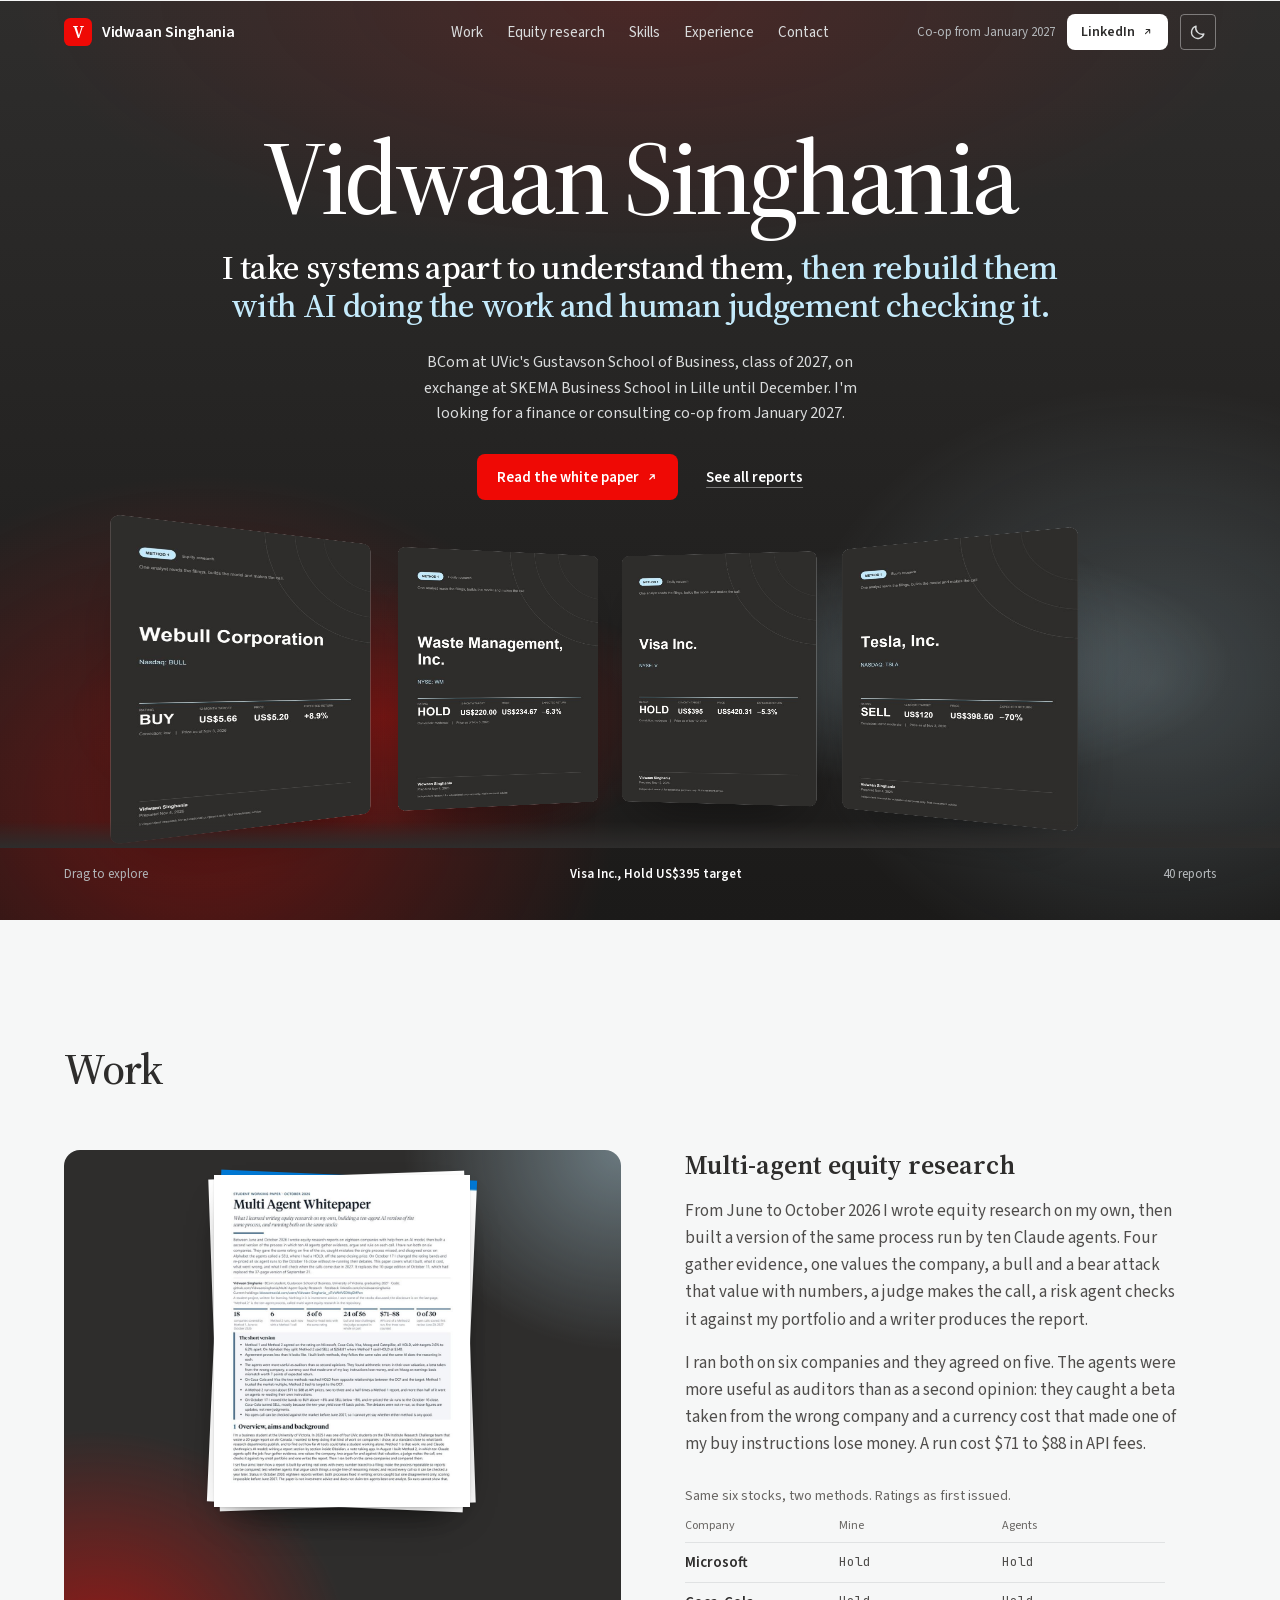
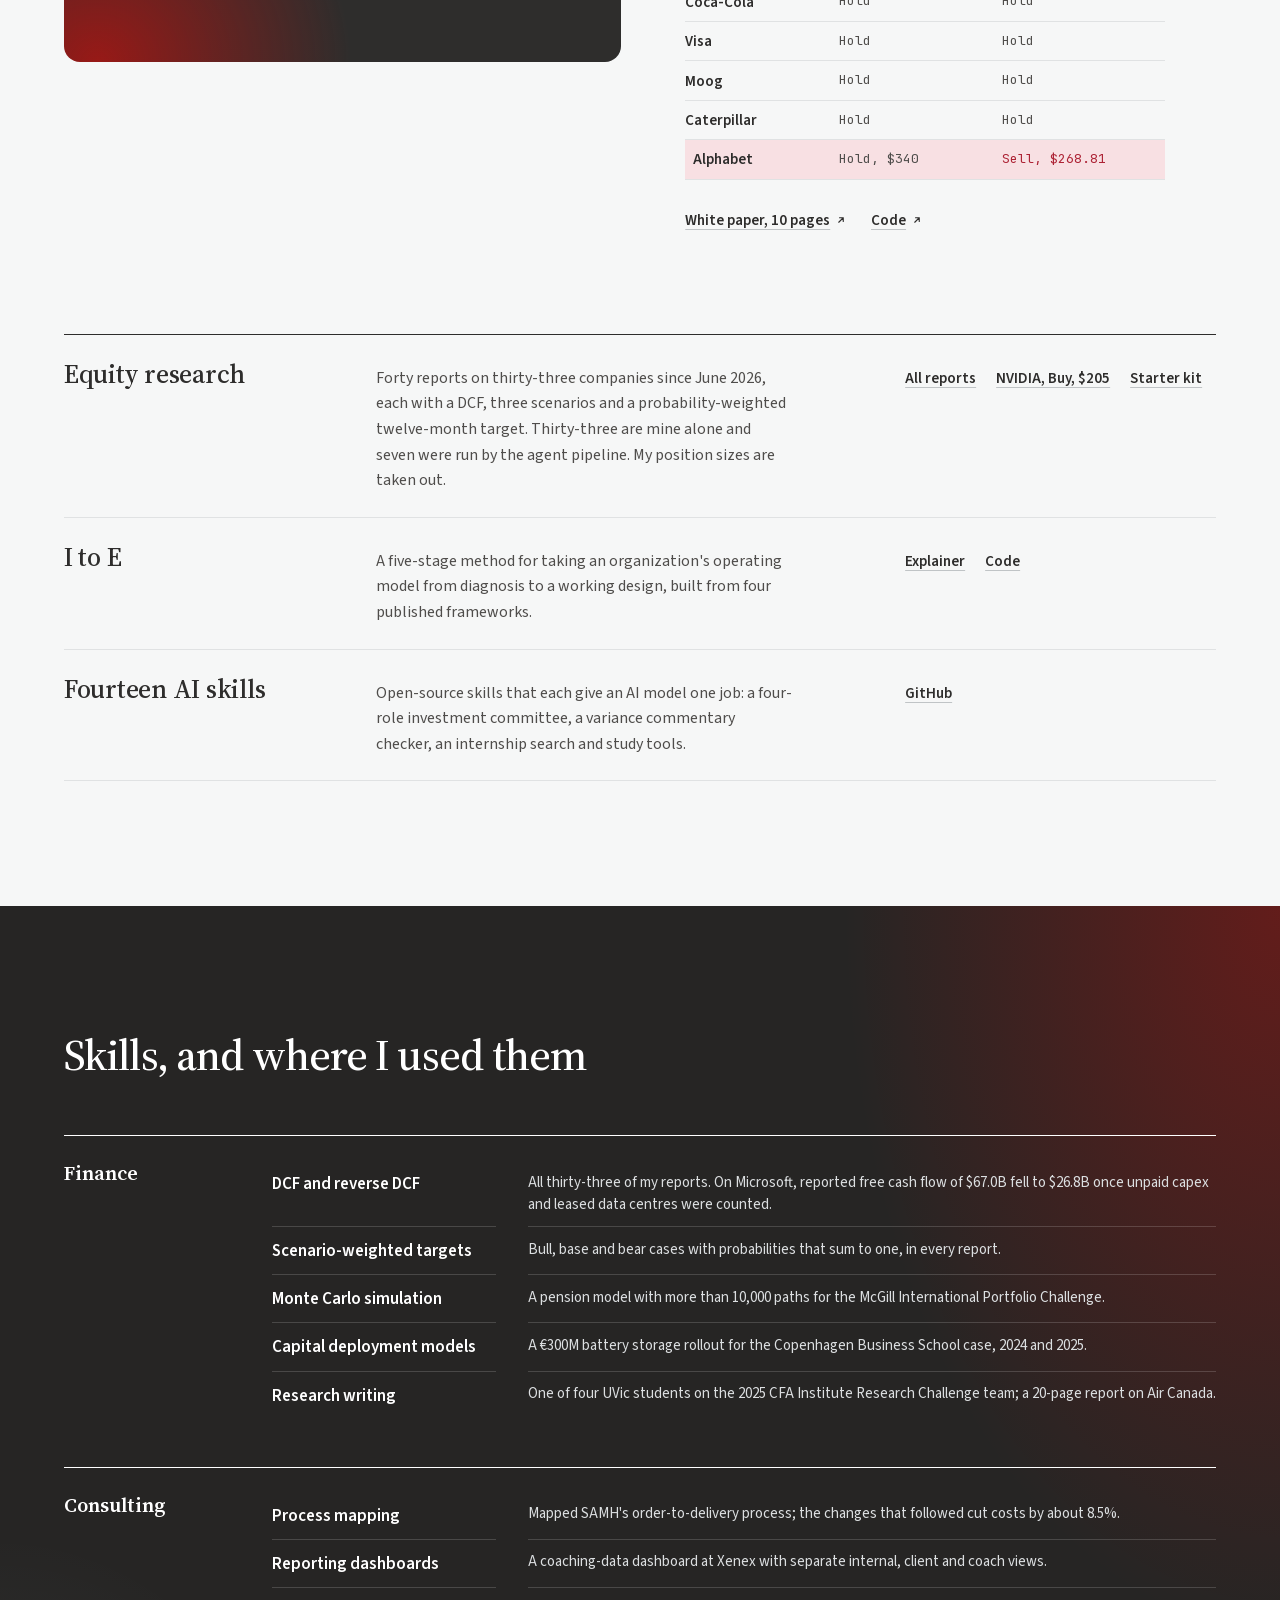
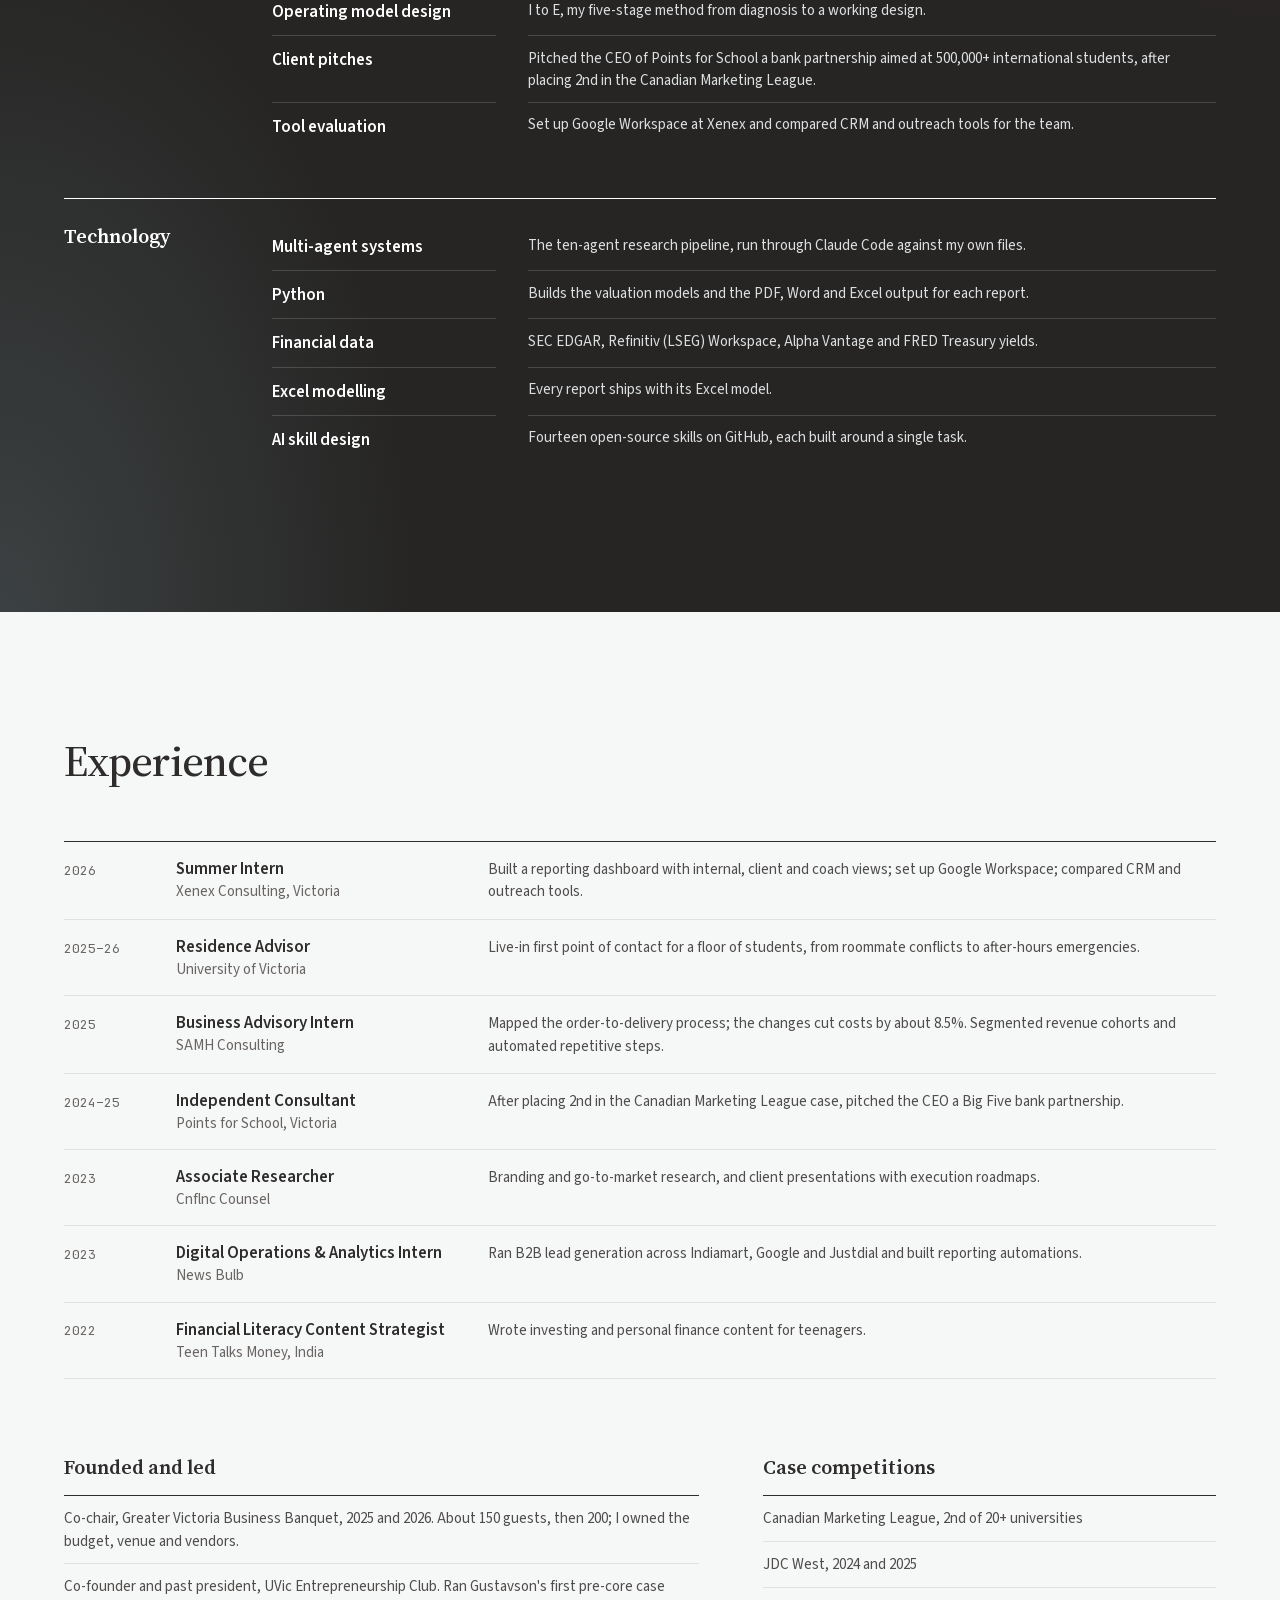
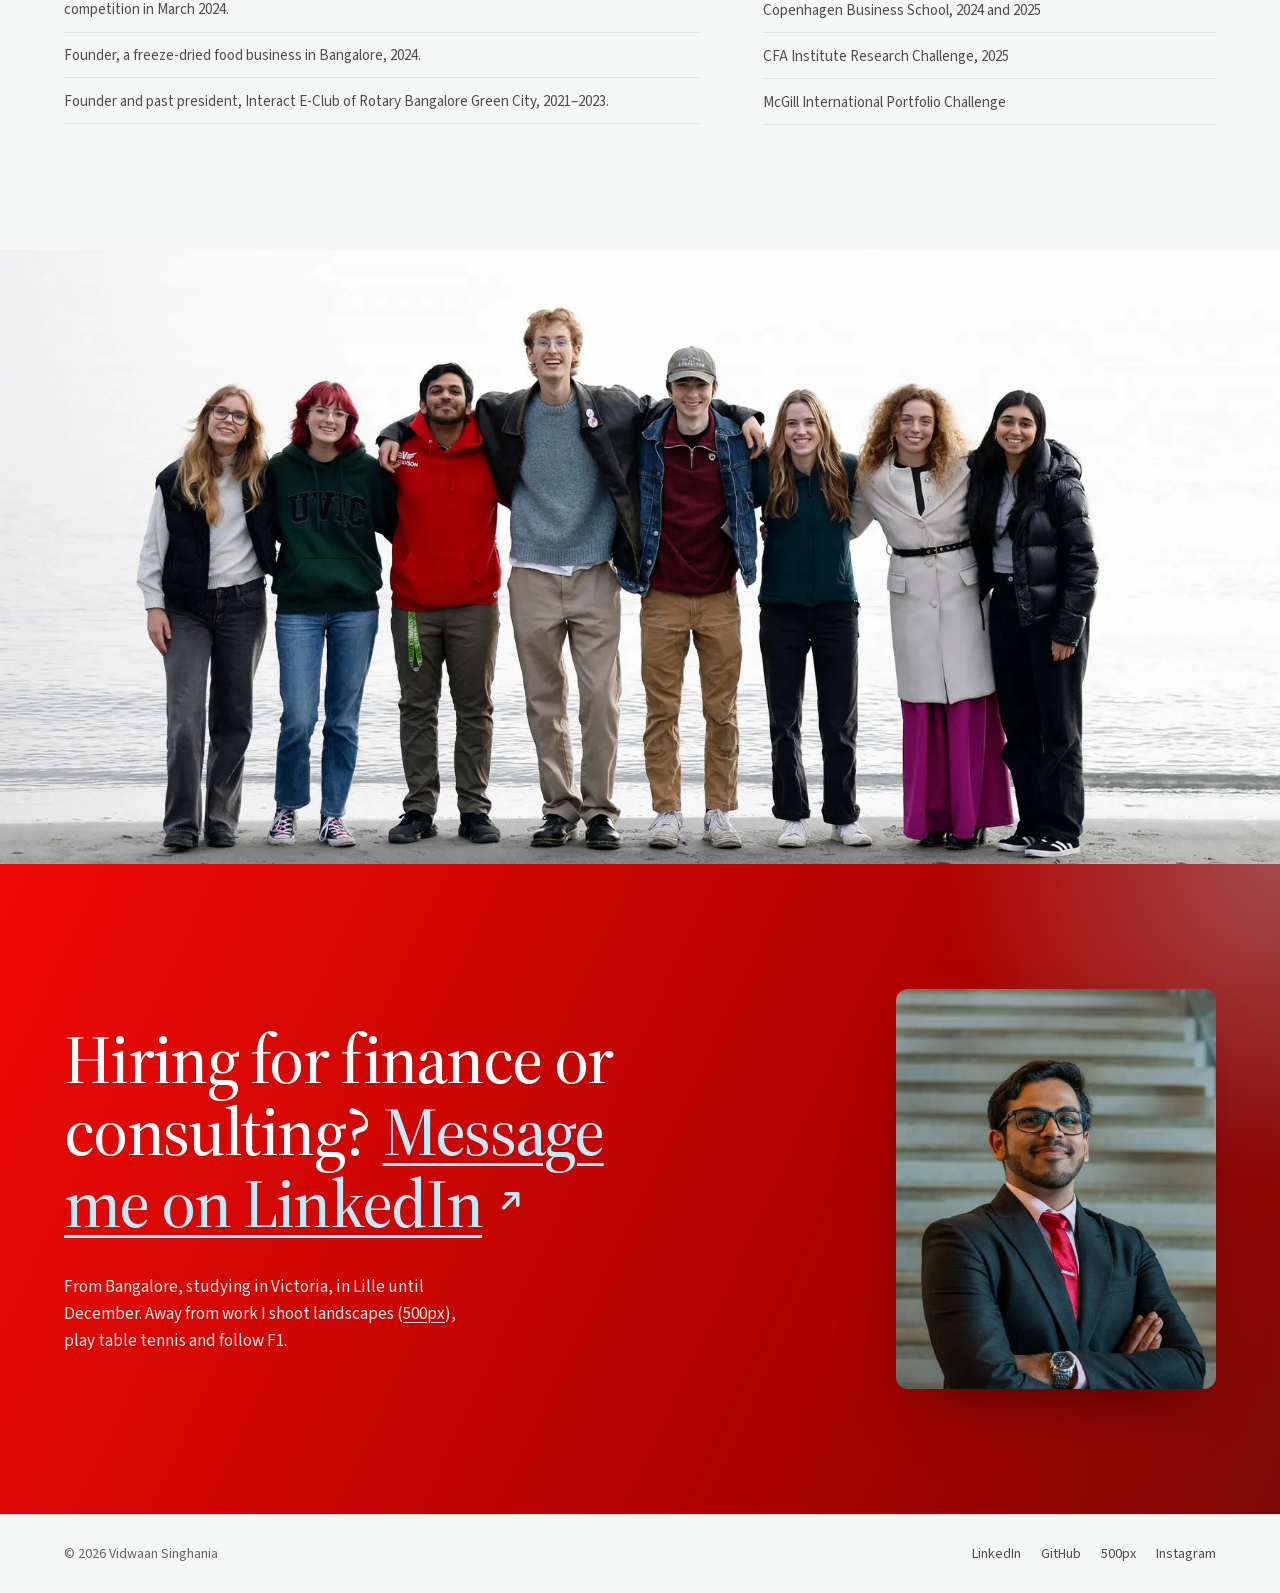
<file: index.html>
<!doctype html>
<html lang="en">
<head>
<meta charset="utf-8">
<meta name="viewport" content="width=device-width, initial-scale=1">
<title>Vidwaan Singhania</title>
<meta name="description" content="BCom student at UVic Gustavson. I write equity research, built a ten-agent AI pipeline to check it, and do consulting work on process, reporting and operating models.">
<link rel="canonical" href="https://vidwaansinghania.github.io/">
<meta name="theme-color" content="#2e2d2c">
<meta property="og:type" content="website">
<meta property="og:title" content="Vidwaan Singhania">
<meta property="og:description" content="I write equity research, and I built ten AI agents to check it. BCom student at UVic Gustavson.">
<meta property="og:url" content="https://vidwaansinghania.github.io/">
<meta property="og:image" content="https://vidwaansinghania.github.io/assets/img/og.jpg">
<meta name="twitter:card" content="summary_large_image">
<link rel="icon" href="assets/img/favicon.svg" type="image/svg+xml">
<link rel="preload" href="assets/fonts/source-serif-4.woff2" as="font" type="font/woff2" crossorigin>
<link rel="preload" href="assets/fonts/source-sans-3.woff2" as="font" type="font/woff2" crossorigin>
<link rel="stylesheet" href="assets/style.css">
<script>
  (function () {
    var d = document.documentElement;
    d.classList.add('js');
    try { var t = localStorage.getItem('theme'); if (t === 'light' || t === 'dark') d.dataset.theme = t; } catch (e) {}
  })();
</script>
<script src="assets/main.js" defer></script>
<script type="application/ld+json">
{
  "@context": "https://schema.org",
  "@type": "Person",
  "name": "Vidwaan Singhania",
  "url": "https://vidwaansinghania.github.io/",
  "image": "https://vidwaansinghania.github.io/assets/img/vidwaan.jpg",
  "jobTitle": "BCom candidate",
  "knowsAbout": ["Equity research", "Valuation", "Management consulting", "Process mapping", "Operating model design", "AI agents", "Python"],
  "address": { "@type": "PostalAddress", "addressLocality": "Victoria", "addressRegion": "BC", "addressCountry": "CA" },
  "alumniOf": { "@type": "CollegeOrUniversity", "name": "University of Victoria, Gustavson School of Business" },
  "sameAs": [
    "https://www.linkedin.com/in/vidwaansinghania/",
    "https://github.com/Vidwaansinghania",
    "https://500px.com/p/vidwaansinghania",
    "https://www.instagram.com/vidwaansinghania/"
  ]
}
</script>
</head>
<body>
<svg width="0" height="0" style="position:absolute" aria-hidden="true">
  <symbol id="i-out" viewBox="0 0 16 16"><path d="M5 11 11 5M6 5h5v5" fill="none" stroke="currentColor" stroke-width="1.5" stroke-linecap="round" stroke-linejoin="round"/></symbol>
  <symbol id="i-sun" viewBox="0 0 20 20"><circle cx="10" cy="10" r="3.5" fill="none" stroke="currentColor" stroke-width="1.5"/><path d="M10 1.5v2M10 16.5v2M1.5 10h2M16.5 10h2M4 4l1.4 1.4M14.6 14.6 16 16M4 16l1.4-1.4M14.6 5.4 16 4" stroke="currentColor" stroke-width="1.5" stroke-linecap="round"/></symbol>
  <symbol id="i-moon" viewBox="0 0 20 20"><path d="M16.5 12.2A7 7 0 0 1 7.8 3.5a7 7 0 1 0 8.7 8.7Z" fill="none" stroke="currentColor" stroke-width="1.5" stroke-linejoin="round"/></symbol>
</svg>
<a class="skip" href="#main">Skip to content</a>

<header class="site-header tone-hero" data-header>
  <div class="wrap site-header__inner">
    <a class="brand" href="#top"><span class="brand__mark" aria-hidden="true">V</span>Vidwaan Singhania</a>
    <nav class="nav" aria-label="Sections">
      <a href="#work">Work</a>
      <a href="equity-research.html">Equity research</a>
      <a href="#skills">Skills</a>
      <a href="#experience">Experience</a>
      <a href="#contact">Contact</a>
    </nav>
    <div class="site-header__end">
      <span class="status">Co-op from January 2027</span>
      <a class="btn btn--dark btn--sm" href="https://www.linkedin.com/in/vidwaansinghania/" rel="me noopener">LinkedIn<svg class="icon" aria-hidden="true"><use href="#i-out"/></svg></a>
      <button class="theme-toggle" type="button" data-theme-toggle aria-label="Switch colour theme">
        <svg class="icon icon--sun" aria-hidden="true"><use href="#i-sun"/></svg>
        <svg class="icon icon--moon" aria-hidden="true"><use href="#i-moon"/></svg>
      </button>
    </div>
  </div>
</header>

<main id="main">

  <section class="intro tone-hero" id="top" data-hero>
    <div class="wrap intro__text">
      <h1 class="intro__name">Vidwaan Singhania</h1>
      <p class="intro__line">I take systems apart to understand them, <span class="intro__soft">then rebuild them with AI doing the work and human judgement checking it.</span></p>
      <p class="intro__body">BCom at UVic's Gustavson School of Business, class of 2027, on exchange at SKEMA Business School in Lille until December. I'm looking for a finance or consulting co-op from January&nbsp;2027.</p>
      <p class="intro__links">
        <a class="btn btn--red" href="papers/multi-agent-whitepaper.pdf">Read the white paper<svg class="icon" aria-hidden="true"><use href="#i-out"/></svg></a>
        <a class="textlink" href="equity-research.html">See all reports</a>
      </p>
    </div>

    <div class="hall" data-hall tabindex="0" role="group" aria-label="Equity research reports. Drag, or use the arrow keys, to move along the row. Enter opens the report in front.">
<!--HALL-->
<ol class="ring" data-ring style="--n:40">
  <li class="ring__card" style="--i:0"><a href="papers/equity-research/5n-plus-method-1.pdf" data-label="5N Plus Inc., Hold C$31 target" aria-label="5N Plus Inc. report, PDF" draggable="false"><img src="assets/img/er/5n-plus-method-1.jpg" width="582" height="753" alt="" draggable="false" loading="eager"></a></li>
  <li class="ring__card" style="--i:1"><a href="papers/equity-research/alphabet-method-1.pdf" data-label="Alphabet Inc., Buy US$302 target" aria-label="Alphabet Inc. report, PDF" draggable="false"><img src="assets/img/er/alphabet-method-1.jpg" width="582" height="753" alt="" draggable="false" loading="eager"></a></li>
  <li class="ring__card" style="--i:2"><a href="papers/equity-research/aluula-method-1.pdf" data-label="Aluula Composites Inc., Buy C$3.50 target" aria-label="Aluula Composites Inc. report, PDF" draggable="false"><img src="assets/img/er/aluula-method-1.jpg" width="582" height="753" alt="" draggable="false" loading="eager"></a></li>
  <li class="ring__card" style="--i:3"><a href="papers/equity-research/anthropic-method-1.pdf" data-label="Anthropic, PBC, Hold US$69 target" aria-label="Anthropic, PBC report, PDF" draggable="false"><img src="assets/img/er/anthropic-method-1.jpg" width="582" height="753" alt="" draggable="false" loading="eager"></a></li>
  <li class="ring__card" style="--i:4"><a href="papers/equity-research/alphabet-multi-agent.pdf" data-label="Alphabet Inc. (multi agent)" aria-label="Alphabet Inc. (multi agent) report, PDF" draggable="false"><img src="assets/img/er/alphabet-multi-agent.jpg" width="582" height="753" alt="" draggable="false" loading="eager"></a></li>
  <li class="ring__card" style="--i:5"><a href="papers/equity-research/apple-method-1.pdf" data-label="Apple Inc., Sell US$270 target" aria-label="Apple Inc. report, PDF" draggable="false"><img src="assets/img/er/apple-method-1.jpg" width="582" height="753" alt="" draggable="false" loading="eager"></a></li>
  <li class="ring__card" style="--i:6"><a href="papers/equity-research/ats-corporation-method-1.pdf" data-label="ATS Corporation, Hold C$27 target" aria-label="ATS Corporation report, PDF" draggable="false"><img src="assets/img/er/ats-corporation-method-1.jpg" width="582" height="753" alt="" draggable="false" loading="eager"></a></li>
  <li class="ring__card" style="--i:7"><a href="papers/equity-research/biomarin-method-1.pdf" data-label="BioMarin Pharmaceutical Inc., Buy US$74 target" aria-label="BioMarin Pharmaceutical Inc. report, PDF" draggable="false"><img src="assets/img/er/biomarin-method-1.jpg" width="582" height="753" alt="" draggable="false" loading="eager"></a></li>
  <li class="ring__card" style="--i:8"><a href="papers/equity-research/blue-moon-metals-method-1.pdf" data-label="Blue Moon Metals Inc., Buy C$5.27 target" aria-label="Blue Moon Metals Inc. report, PDF" draggable="false"><img src="assets/img/er/blue-moon-metals-method-1.jpg" width="582" height="753" alt="" draggable="false" loading="eager"></a></li>
  <li class="ring__card" style="--i:9"><a href="papers/equity-research/caterpillar-multi-agent.pdf" data-label="Caterpillar Inc. (multi agent)" aria-label="Caterpillar Inc. (multi agent) report, PDF" draggable="false"><img src="assets/img/er/caterpillar-multi-agent.jpg" width="582" height="753" alt="" draggable="false" loading="eager"></a></li>
  <li class="ring__card" style="--i:10"><a href="papers/equity-research/caterpillar-method-1.pdf" data-label="Caterpillar Inc., Buy US$700 target" aria-label="Caterpillar Inc. report, PDF" draggable="false"><img src="assets/img/er/caterpillar-method-1.jpg" width="582" height="753" alt="" draggable="false" loading="eager"></a></li>
  <li class="ring__card" style="--i:11"><a href="papers/equity-research/coca-cola-method-1.pdf" data-label="The Coca-Cola Company, Sell US$82 target" aria-label="The Coca-Cola Company report, PDF" draggable="false"><img src="assets/img/er/coca-cola-method-1.jpg" width="582" height="753" alt="" draggable="false" loading="eager"></a></li>
  <li class="ring__card" style="--i:12"><a href="papers/equity-research/costco-method-1.pdf" data-label="Costco Wholesale Corporation, Hold US$939 target" aria-label="Costco Wholesale Corporation report, PDF" draggable="false"><img src="assets/img/er/costco-method-1.jpg" width="582" height="753" alt="" draggable="false" loading="eager"></a></li>
  <li class="ring__card" style="--i:13"><a href="papers/equity-research/credo-technology-method-1.pdf" data-label="Credo Technology Group Holding Ltd, Sell US$131 target" aria-label="Credo Technology Group Holding Ltd report, PDF" draggable="false"><img src="assets/img/er/credo-technology-method-1.jpg" width="582" height="753" alt="" draggable="false" loading="eager"></a></li>
  <li class="ring__card" style="--i:14"><a href="papers/equity-research/coca-cola-multi-agent.pdf" data-label="The Coca-Cola Company (multi agent)" aria-label="The Coca-Cola Company (multi agent) report, PDF" draggable="false"><img src="assets/img/er/coca-cola-multi-agent.jpg" width="582" height="753" alt="" draggable="false" loading="eager"></a></li>
  <li class="ring__card" style="--i:15"><a href="papers/equity-research/crispr-therapeutics-method-1.pdf" data-label="CRISPR Therapeutics AG, Sell US$23 target" aria-label="CRISPR Therapeutics AG report, PDF" draggable="false"><img src="assets/img/er/crispr-therapeutics-method-1.jpg" width="582" height="753" alt="" draggable="false" loading="eager"></a></li>
  <li class="ring__card" style="--i:16"><a href="papers/equity-research/garmin-method-1.pdf" data-label="Garmin Ltd., Hold US$259 target" aria-label="Garmin Ltd. report, PDF" draggable="false"><img src="assets/img/er/garmin-method-1.jpg" width="582" height="753" alt="" draggable="false" loading="eager"></a></li>
  <li class="ring__card" style="--i:17"><a href="papers/equity-research/ibm-method-1.pdf" data-label="International Business Machines Corp., Hold US$230 target" aria-label="International Business Machines Corp. report, PDF" draggable="false"><img src="assets/img/er/ibm-method-1.jpg" width="582" height="753" alt="" draggable="false" loading="eager"></a></li>
  <li class="ring__card" style="--i:18"><a href="papers/equity-research/iren-method-1.pdf" data-label="IREN Limited, Buy US$46 target" aria-label="IREN Limited report, PDF" draggable="false"><img src="assets/img/er/iren-method-1.jpg" width="582" height="753" alt="" draggable="false" loading="eager"></a></li>
  <li class="ring__card" style="--i:19"><a href="papers/equity-research/microsoft-multi-agent.pdf" data-label="Microsoft Corporation (multi agent)" aria-label="Microsoft Corporation (multi agent) report, PDF" draggable="false"><img src="assets/img/er/microsoft-multi-agent.jpg" width="582" height="753" alt="" draggable="false" loading="eager"></a></li>
  <li class="ring__card" style="--i:20"><a href="papers/equity-research/meta-platforms-method-1.pdf" data-label="Meta Platforms, Inc., Hold US$588 target" aria-label="Meta Platforms, Inc. report, PDF" draggable="false"><img src="assets/img/er/meta-platforms-method-1.jpg" width="582" height="753" alt="" draggable="false" loading="eager"></a></li>
  <li class="ring__card" style="--i:21"><a href="papers/equity-research/microsoft-method-1.pdf" data-label="Microsoft Corporation, Hold US$520 target" aria-label="Microsoft Corporation report, PDF" draggable="false"><img src="assets/img/er/microsoft-method-1.jpg" width="582" height="753" alt="" draggable="false" loading="eager"></a></li>
  <li class="ring__card" style="--i:22"><a href="papers/equity-research/mogotes-metals-method-1.pdf" data-label="Mogotes Metals Inc., Buy C$1.05 target" aria-label="Mogotes Metals Inc. report, PDF" draggable="false"><img src="assets/img/er/mogotes-metals-method-1.jpg" width="582" height="753" alt="" draggable="false" loading="eager"></a></li>
  <li class="ring__card" style="--i:23"><a href="papers/equity-research/moog-method-1.pdf" data-label="Moog Inc., Hold US$360 target" aria-label="Moog Inc. report, PDF" draggable="false"><img src="assets/img/er/moog-method-1.jpg" width="582" height="753" alt="" draggable="false" loading="eager"></a></li>
  <li class="ring__card" style="--i:24"><a href="papers/equity-research/moog-multi-agent.pdf" data-label="Moog Inc. (multi agent)" aria-label="Moog Inc. (multi agent) report, PDF" draggable="false"><img src="assets/img/er/moog-multi-agent.jpg" width="582" height="753" alt="" draggable="false" loading="eager"></a></li>
  <li class="ring__card" style="--i:25"><a href="papers/equity-research/nokia-method-1.pdf" data-label="Nokia Oyj, Hold US$8 target" aria-label="Nokia Oyj report, PDF" draggable="false"><img src="assets/img/er/nokia-method-1.jpg" width="582" height="753" alt="" draggable="false" loading="eager"></a></li>
  <li class="ring__card" style="--i:26"><a href="papers/equity-research/novo-nordisk-method-1.pdf" data-label="Novo Nordisk A/S, Buy US$45 target" aria-label="Novo Nordisk A/S report, PDF" draggable="false"><img src="assets/img/er/novo-nordisk-method-1.jpg" width="582" height="753" alt="" draggable="false" loading="eager"></a></li>
  <li class="ring__card" style="--i:27"><a href="papers/equity-research/nvidia-method-1.pdf" data-label="NVIDIA, Buy US$205 target" aria-label="NVIDIA report, PDF" draggable="false"><img src="assets/img/er/nvidia-method-1.jpg" width="582" height="753" alt="" draggable="false" loading="eager"></a></li>
  <li class="ring__card" style="--i:28"><a href="papers/equity-research/parker-hannifin-method-1.pdf" data-label="Parker-Hannifin Corporation, Hold US$950 target" aria-label="Parker-Hannifin Corporation report, PDF" draggable="false"><img src="assets/img/er/parker-hannifin-method-1.jpg" width="582" height="753" alt="" draggable="false" loading="eager"></a></li>
  <li class="ring__card" style="--i:29"><a href="papers/equity-research/nvidia-multi-agent.pdf" data-label="NVIDIA (multi agent)" aria-label="NVIDIA (multi agent) report, PDF" draggable="false"><img src="assets/img/er/nvidia-multi-agent.jpg" width="582" height="753" alt="" draggable="false" loading="eager"></a></li>
  <li class="ring__card" style="--i:30"><a href="papers/equity-research/rocket-lab-method-1.pdf" data-label="Rocket Lab Corporation, Sell US$45 target" aria-label="Rocket Lab Corporation report, PDF" draggable="false"><img src="assets/img/er/rocket-lab-method-1.jpg" width="582" height="753" alt="" draggable="false" loading="eager"></a></li>
  <li class="ring__card" style="--i:31"><a href="papers/equity-research/rockwell-automation-method-1.pdf" data-label="Rockwell Automation, Inc., Hold US$420 target" aria-label="Rockwell Automation, Inc. report, PDF" draggable="false"><img src="assets/img/er/rockwell-automation-method-1.jpg" width="582" height="753" alt="" draggable="false" loading="eager"></a></li>
  <li class="ring__card" style="--i:32"><a href="papers/equity-research/rockwool-method-1.pdf" data-label="ROCKWOOL A/S, Buy DKK 232 target" aria-label="ROCKWOOL A/S report, PDF" draggable="false"><img src="assets/img/er/rockwool-method-1.jpg" width="582" height="753" alt="" draggable="false" loading="eager"></a></li>
  <li class="ring__card" style="--i:33"><a href="papers/equity-research/servicenow-method-1.pdf" data-label="ServiceNow, Inc., Buy US$120 target" aria-label="ServiceNow, Inc. report, PDF" draggable="false"><img src="assets/img/er/servicenow-method-1.jpg" width="582" height="753" alt="" draggable="false" loading="eager"></a></li>
  <li class="ring__card" style="--i:34"><a href="papers/equity-research/visa-multi-agent.pdf" data-label="Visa Inc. (multi agent)" aria-label="Visa Inc. (multi agent) report, PDF" draggable="false"><img src="assets/img/er/visa-multi-agent.jpg" width="582" height="753" alt="" draggable="false" loading="eager"></a></li>
  <li class="ring__card" style="--i:35"><a href="papers/equity-research/take-two-interactive-method-1.pdf" data-label="Take-Two Interactive, Buy US$224 target" aria-label="Take-Two Interactive report, PDF" draggable="false"><img src="assets/img/er/take-two-interactive-method-1.jpg" width="582" height="753" alt="" draggable="false" loading="eager"></a></li>
  <li class="ring__card" style="--i:36"><a href="papers/equity-research/tesla-method-1.pdf" data-label="Tesla, Inc., Sell US$120 target" aria-label="Tesla, Inc. report, PDF" draggable="false"><img src="assets/img/er/tesla-method-1.jpg" width="582" height="753" alt="" draggable="false" loading="eager"></a></li>
  <li class="ring__card" style="--i:37"><a href="papers/equity-research/visa-method-1.pdf" data-label="Visa Inc., Hold US$395 target" aria-label="Visa Inc. report, PDF" draggable="false"><img src="assets/img/er/visa-method-1.jpg" width="582" height="753" alt="" draggable="false" loading="eager"></a></li>
  <li class="ring__card" style="--i:38"><a href="papers/equity-research/waste-management-method-1.pdf" data-label="Waste Management, Inc., Hold US$220.00 target" aria-label="Waste Management, Inc. report, PDF" draggable="false"><img src="assets/img/er/waste-management-method-1.jpg" width="582" height="753" alt="" draggable="false" loading="eager"></a></li>
  <li class="ring__card" style="--i:39"><a href="papers/equity-research/webull-method-1.pdf" data-label="Webull Corporation, Buy US$5.66 target" aria-label="Webull Corporation report, PDF" draggable="false"><img src="assets/img/er/webull-method-1.jpg" width="582" height="753" alt="" draggable="false" loading="eager"></a></li>
</ol>
<!--/HALL-->
    </div>
    <div class="wrap hall__foot" aria-hidden="true">
      <span class="hall__hint"><span class="d">Drag</span><span class="m">Swipe</span> to explore</span>
      <span class="hall__now" data-hall-now></span>
      <span>40 reports</span>
    </div>
  </section>

  <section class="section work" id="work" aria-labelledby="work-title">
    <div class="wrap">
      <h2 class="section-title" id="work-title">Work</h2>

      <article class="case" aria-labelledby="ma-title">
        <div class="pages" data-fan>
          <a class="page page--1" href="papers/sample-method-1-nvda.pdf" aria-label="NVIDIA report, earnings page (PDF)">
            <img src="assets/img/page-nvda-chart.jpg" width="720" height="932" alt="" loading="lazy">
          </a>
          <a class="page page--2" href="papers/sample-multi-agent-msft.pdf" aria-label="Microsoft report, rating page (PDF)">
            <img src="assets/img/page-msft.jpg" width="720" height="932" alt="" loading="lazy">
          </a>
          <a class="page page--3" href="papers/multi-agent-whitepaper.pdf" aria-label="Multi Agent Whitepaper, first page (PDF)">
            <img src="assets/img/page-whitepaper.jpg" width="720" height="932" alt="" loading="lazy">
          </a>
        </div>

        <div class="case__text">
          <h3 id="ma-title">Multi-agent equity research</h3>
          <p>From June to October 2026 I wrote equity research on my own, then built a version of the same process run by ten Claude agents. Four gather evidence, one values the company, a bull and a bear attack that value with numbers, a judge makes the call, a risk agent checks it against my portfolio and a writer produces the report.</p>
          <p>I ran both on six companies and they agreed on five. The agents were more useful as auditors than as a second opinion: they caught a beta taken from the wrong company and a currency cost that made one of my buy instructions lose money. A run cost $71 to $88 in API fees.</p>

          <table class="compare">
            <caption>Same six stocks, two methods. Ratings as first issued.</caption>
            <thead><tr><th scope="col">Company</th><th scope="col">Mine</th><th scope="col">Agents</th></tr></thead>
            <tbody>
              <tr><th scope="row">Microsoft</th><td>Hold</td><td>Hold</td></tr>
              <tr><th scope="row">Coca-Cola</th><td>Hold</td><td>Hold</td></tr>
              <tr><th scope="row">Visa</th><td>Hold</td><td>Hold</td></tr>
              <tr><th scope="row">Moog</th><td>Hold</td><td>Hold</td></tr>
              <tr><th scope="row">Caterpillar</th><td>Hold</td><td>Hold</td></tr>
              <tr class="is-split"><th scope="row">Alphabet</th><td>Hold, $340</td><td>Sell, $268.81</td></tr>
            </tbody>
          </table>

          <p class="links">
            <a class="link" href="papers/multi-agent-whitepaper.pdf">White paper, 10 pages<svg class="icon" aria-hidden="true"><use href="#i-out"/></svg></a>
            <a class="link" href="https://github.com/Vidwaansinghania/Multi-Agent-Equity-Research" rel="noopener">Code<svg class="icon" aria-hidden="true"><use href="#i-out"/></svg></a>
          </p>
        </div>
      </article>

      <ul class="index">
        <li>
          <h3>Equity research</h3>
          <p>Forty reports on thirty-three companies since June 2026, each with a DCF, three scenarios and a probability-weighted twelve-month target. Thirty-three are mine alone and seven were run by the agent pipeline. My position sizes are taken out.</p>
          <p class="links">
            <a class="link" href="equity-research.html">All reports</a>
            <a class="link" href="papers/sample-method-1-nvda.pdf">NVIDIA, Buy, $205</a>
            <a class="link" href="https://github.com/Vidwaansinghania/EquityResearchSetup" rel="noopener">Starter kit</a>
          </p>
        </li>
        <li>
          <h3>I to E</h3>
          <p>A five-stage method for taking an organization's operating model from diagnosis to a working design, built from four published frameworks.</p>
          <p class="links">
            <a class="link" href="https://vidwaansinghania.github.io/I-to-E-Framework/" rel="noopener">Explainer</a>
            <a class="link" href="https://github.com/Vidwaansinghania/I-to-E-Framework" rel="noopener">Code</a>
          </p>
        </li>
        <li>
          <h3>Fourteen AI skills</h3>
          <p>Open-source skills that each give an AI model one job: a four-role investment committee, a variance commentary checker, an internship search and study tools.</p>
          <p class="links">
            <a class="link" href="https://github.com/Vidwaansinghania?tab=repositories" rel="noopener">GitHub</a>
          </p>
        </li>
      </ul>
    </div>
  </section>

  <section class="section skills tone-band" id="skills" aria-labelledby="skills-title">
    <div class="wrap">
      <h2 class="section-title" id="skills-title">Skills, and where I used them</h2>

      <div class="skill-group">
        <h3>Finance</h3>
        <dl>
          <dt>DCF and reverse DCF</dt><dd>All thirty-three of my reports. On Microsoft, reported free cash flow of $67.0B fell to $26.8B once unpaid capex and leased data centres were counted.</dd>
          <dt>Scenario-weighted targets</dt><dd>Bull, base and bear cases with probabilities that sum to one, in every report.</dd>
          <dt>Monte Carlo simulation</dt><dd>A pension model with more than 10,000 paths for the McGill International Portfolio Challenge.</dd>
          <dt>Capital deployment models</dt><dd>A &euro;300M battery storage rollout for the Copenhagen Business School case, 2024 and 2025.</dd>
          <dt>Research writing</dt><dd>One of four UVic students on the 2025 CFA Institute Research Challenge team; a 20-page report on Air Canada.</dd>
        </dl>
      </div>
      <div class="skill-group">
        <h3>Consulting</h3>
        <dl>
          <dt>Process mapping</dt><dd>Mapped SAMH's order-to-delivery process; the changes that followed cut costs by about 8.5%.</dd>
          <dt>Reporting dashboards</dt><dd>A coaching-data dashboard at Xenex with separate internal, client and coach views.</dd>
          <dt>Operating model design</dt><dd>I to E, my five-stage method from diagnosis to a working design.</dd>
          <dt>Client pitches</dt><dd>Pitched the CEO of Points for School a bank partnership aimed at 500,000+ international students, after placing 2nd in the Canadian Marketing League.</dd>
          <dt>Tool evaluation</dt><dd>Set up Google Workspace at Xenex and compared CRM and outreach tools for the team.</dd>
        </dl>
      </div>
      <div class="skill-group">
        <h3>Technology</h3>
        <dl>
          <dt>Multi-agent systems</dt><dd>The ten-agent research pipeline, run through Claude Code against my own files.</dd>
          <dt>Python</dt><dd>Builds the valuation models and the PDF, Word and Excel output for each report.</dd>
          <dt>Financial data</dt><dd>SEC EDGAR, Refinitiv (LSEG) Workspace, Alpha Vantage and FRED Treasury yields.</dd>
          <dt>Excel modelling</dt><dd>Every report ships with its Excel model.</dd>
          <dt>AI skill design</dt><dd>Fourteen open-source skills on GitHub, each built around a single task.</dd>
        </dl>
      </div>
    </div>
  </section>

  <section class="section experience" id="experience" aria-labelledby="exp-title">
    <div class="wrap">
      <h2 class="section-title" id="exp-title">Experience</h2>

      <ol class="cv">
        <li><span class="cv__when">2026</span><span class="cv__role">Summer Intern<span>Xenex Consulting, Victoria</span></span><span class="cv__what">Built a reporting dashboard with internal, client and coach views; set up Google Workspace; compared CRM and outreach tools.</span></li>
        <li><span class="cv__when">2025&ndash;26</span><span class="cv__role">Residence Advisor<span>University of Victoria</span></span><span class="cv__what">Live-in first point of contact for a floor of students, from roommate conflicts to after-hours emergencies.</span></li>
        <li><span class="cv__when">2025</span><span class="cv__role">Business Advisory Intern<span>SAMH Consulting</span></span><span class="cv__what">Mapped the order-to-delivery process; the changes cut costs by about 8.5%. Segmented revenue cohorts and automated repetitive steps.</span></li>
        <li><span class="cv__when">2024&ndash;25</span><span class="cv__role">Independent Consultant<span>Points for School, Victoria</span></span><span class="cv__what">After placing 2nd in the Canadian Marketing League case, pitched the CEO a Big Five bank partnership.</span></li>
        <li><span class="cv__when">2023</span><span class="cv__role">Associate Researcher<span>Cnflnc Counsel</span></span><span class="cv__what">Branding and go-to-market research, and client presentations with execution roadmaps.</span></li>
        <li><span class="cv__when">2023</span><span class="cv__role">Digital Operations &amp; Analytics Intern<span>News Bulb</span></span><span class="cv__what">Ran B2B lead generation across Indiamart, Google and Justdial and built reporting automations.</span></li>
        <li><span class="cv__when">2022</span><span class="cv__role">Financial Literacy Content Strategist<span>Teen Talks Money, India</span></span><span class="cv__what">Wrote investing and personal finance content for teenagers.</span></li>
      </ol>

      <div class="also">
        <div>
          <h3>Founded and led</h3>
          <ul>
            <li>Co-chair, Greater Victoria Business Banquet, 2025 and 2026. About 150 guests, then 200; I owned the budget, venue and vendors.</li>
            <li>Co-founder and past president, UVic Entrepreneurship Club. Ran Gustavson's first pre-core case competition in March 2024.</li>
            <li>Founder, a freeze-dried food business in Bangalore, 2024.</li>
            <li>Founder and past president, Interact E-Club of Rotary Bangalore Green City, 2021&ndash;2023.</li>
          </ul>
        </div>
        <div>
          <h3>Case competitions</h3>
          <ul>
            <li>Canadian Marketing League, 2nd of 20+ universities</li>
            <li>JDC West, 2024 and 2025</li>
            <li>Copenhagen Business School, 2024 and 2025</li>
            <li>CFA Institute Research Challenge, 2025</li>
            <li>McGill International Portfolio Challenge</li>
          </ul>
        </div>
      </div>
    </div>
  </section>

  <figure class="photo-band">
    <picture>
      <source srcset="assets/img/beach.webp" type="image/webp">
      <img src="assets/img/beach.jpg" width="1800" height="1012" alt="Vidwaan with seven other students on a beach, arms around each other" loading="lazy">
    </picture>
  </figure>

  <section class="contact tone-end" id="contact" aria-labelledby="contact-title">
    <div class="wrap contact__grid">
      <div class="contact__text">
        <h2 class="contact__title" id="contact-title">Hiring for finance or consulting? <a href="https://www.linkedin.com/in/vidwaansinghania/" rel="me noopener">Message me on LinkedIn<svg class="icon" aria-hidden="true"><use href="#i-out"/></svg></a></h2>
        <p class="contact__note">From Bangalore, studying in Victoria, in Lille until December. Away from work I shoot landscapes (<a href="https://500px.com/p/vidwaansinghania" rel="me noopener">500px</a>), play table tennis and follow F1.</p>
      </div>
      <picture class="portrait">
        <source srcset="assets/img/vidwaan.webp" type="image/webp">
        <img src="assets/img/vidwaan.jpg" width="900" height="1551" loading="lazy" alt="Vidwaan Singhania in a dark suit and red tie, arms crossed, in front of concrete stairs">
      </picture>
    </div>
  </section>

</main>

<footer class="site-footer">
  <div class="wrap site-footer__inner">
    <p>&copy; 2026 Vidwaan Singhania</p>
    <ul>
      <li><a href="https://www.linkedin.com/in/vidwaansinghania/" rel="me noopener">LinkedIn</a></li>
      <li><a href="https://github.com/Vidwaansinghania" rel="me noopener">GitHub</a></li>
      <li><a href="https://500px.com/p/vidwaansinghania" rel="me noopener">500px</a></li>
      <li><a href="https://www.instagram.com/vidwaansinghania/" rel="me noopener">Instagram</a></li>
    </ul>
  </div>
</footer>

</body>
</html>
</file>
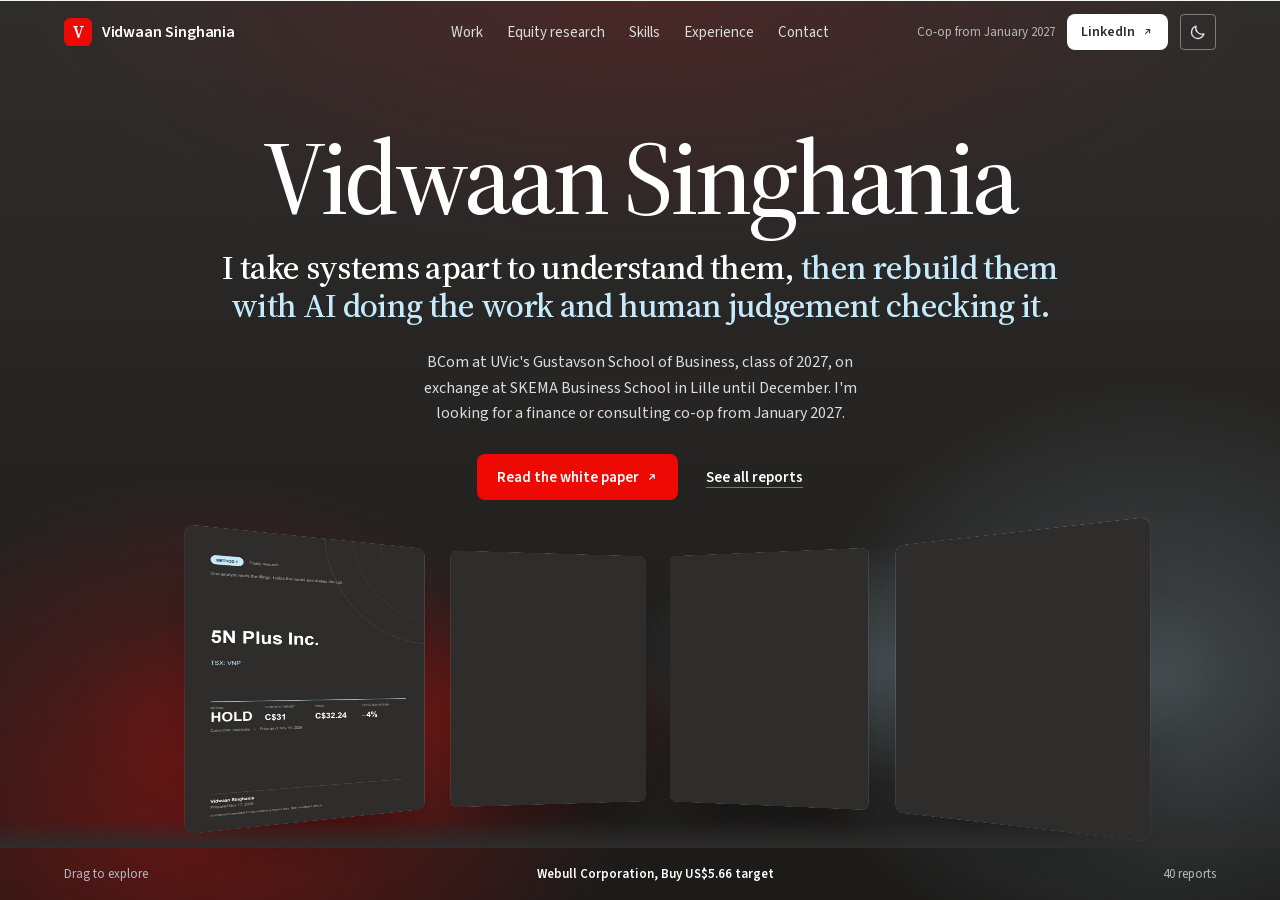
<file: about.html>
<!doctype html>
<html lang="en">
<head>
<meta charset="utf-8">
<meta name="viewport" content="width=device-width, initial-scale=1">
<title>About | Vidwaan Singhania</title>
<meta name="robots" content="noindex">
<link rel="canonical" href="https://vidwaansinghania.github.io/">
<meta http-equiv="refresh" content="0; url=/#top">
<link rel="icon" href="/assets/img/favicon.svg" type="image/svg+xml">
<link rel="stylesheet" href="/assets/style.css">
<script>try { var t = localStorage.getItem('theme'); if (t === 'light' || t === 'dark') document.documentElement.dataset.theme = t; } catch (e) {}</script>
</head>
<body>
<main class="intro tone-hero" style="min-height:100vh">
  <div class="wrap">
    <div class="intro__text" style="padding-bottom:4rem">
      <h1 class="intro__name">This page has moved.</h1>
      <p class="intro__body">The site is one page now.</p>
      <p class="intro__links"><a href="/#top">Go to the home page</a></p>
    </div>
  </div>
</main>
</body>
</html>
</file>
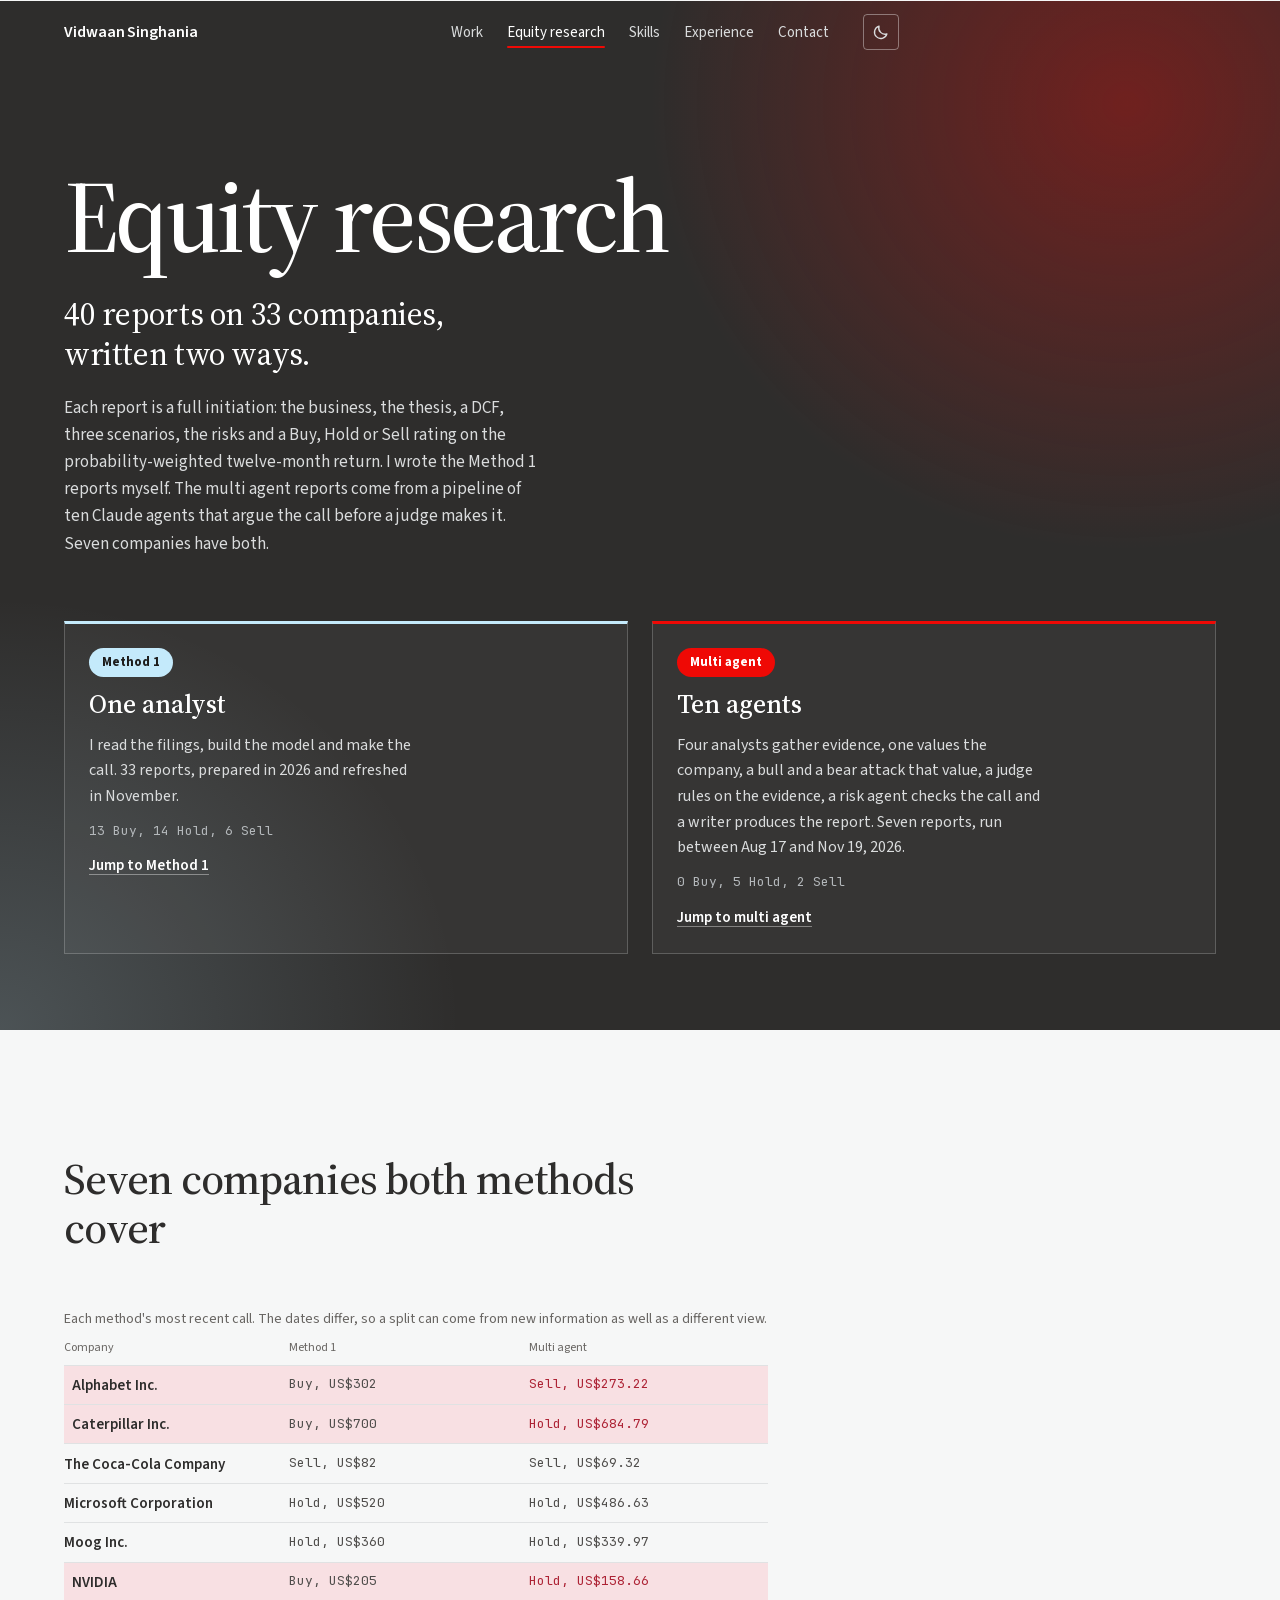
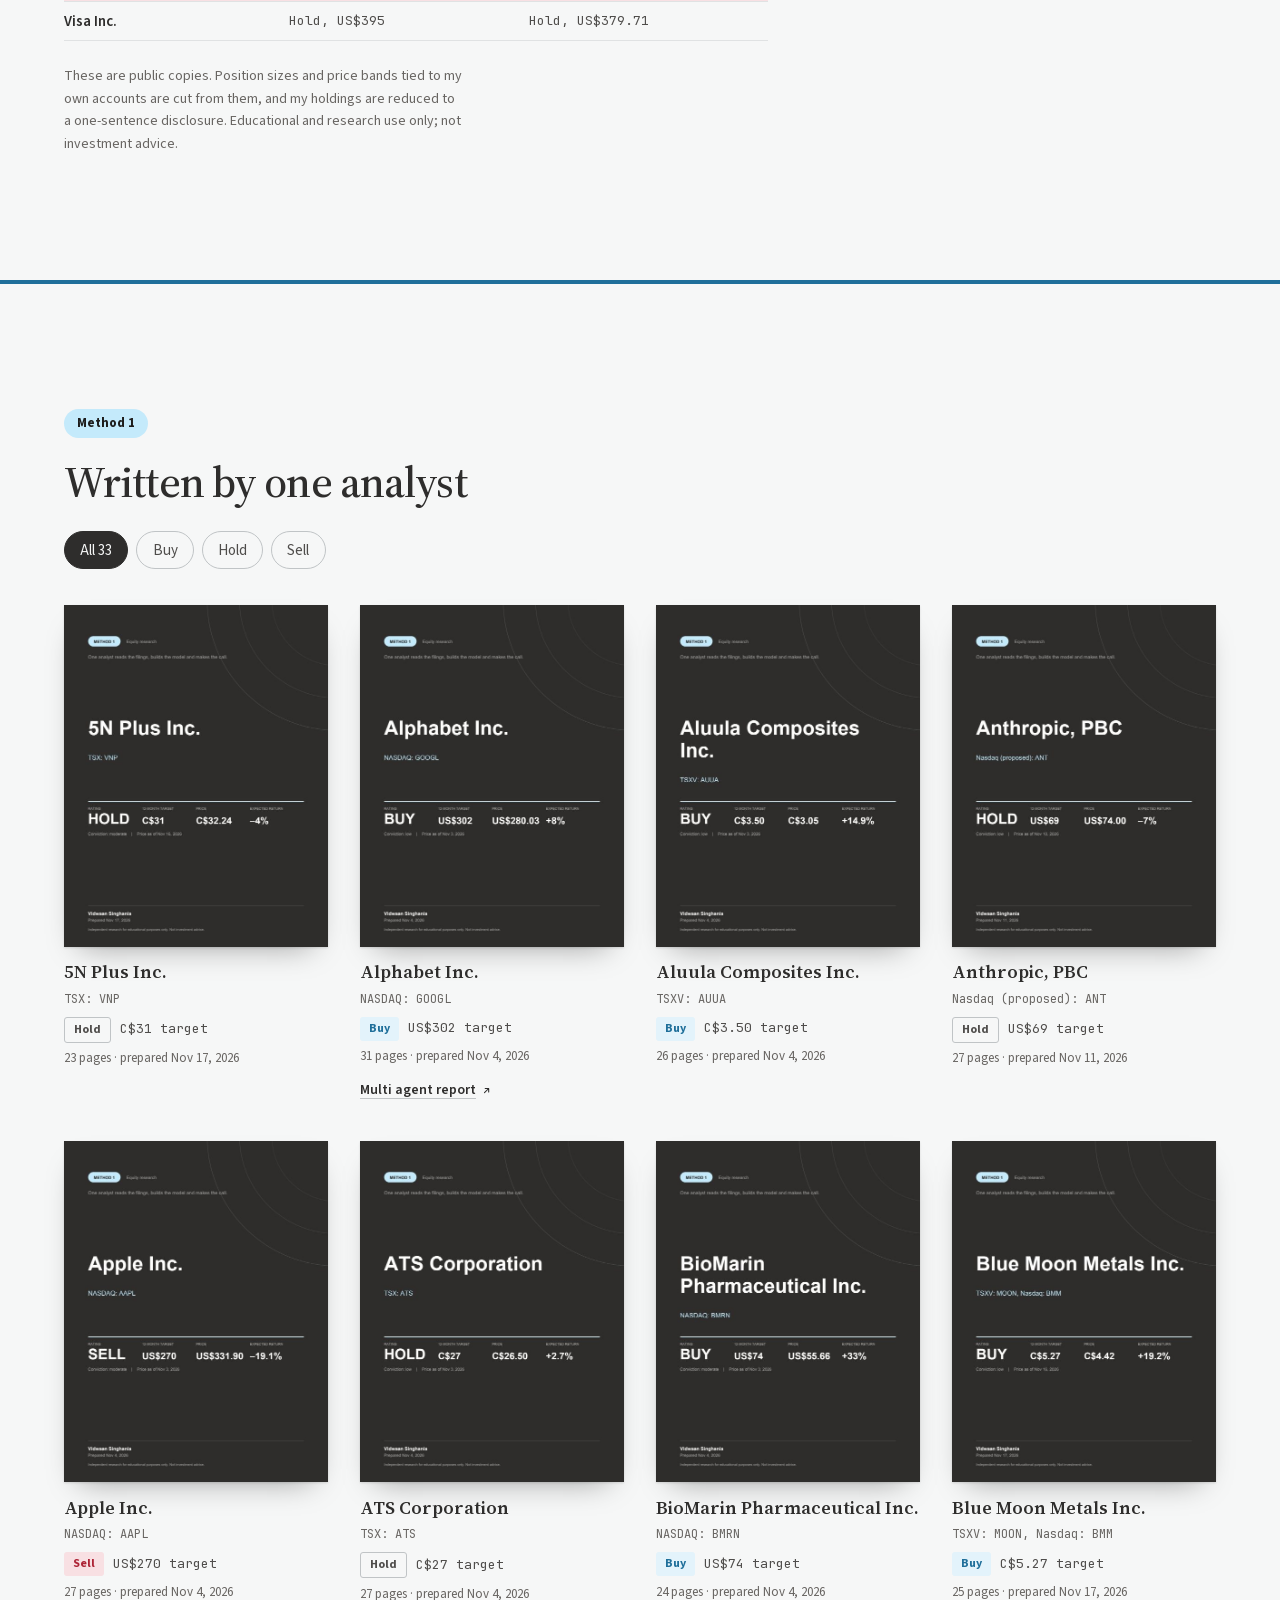
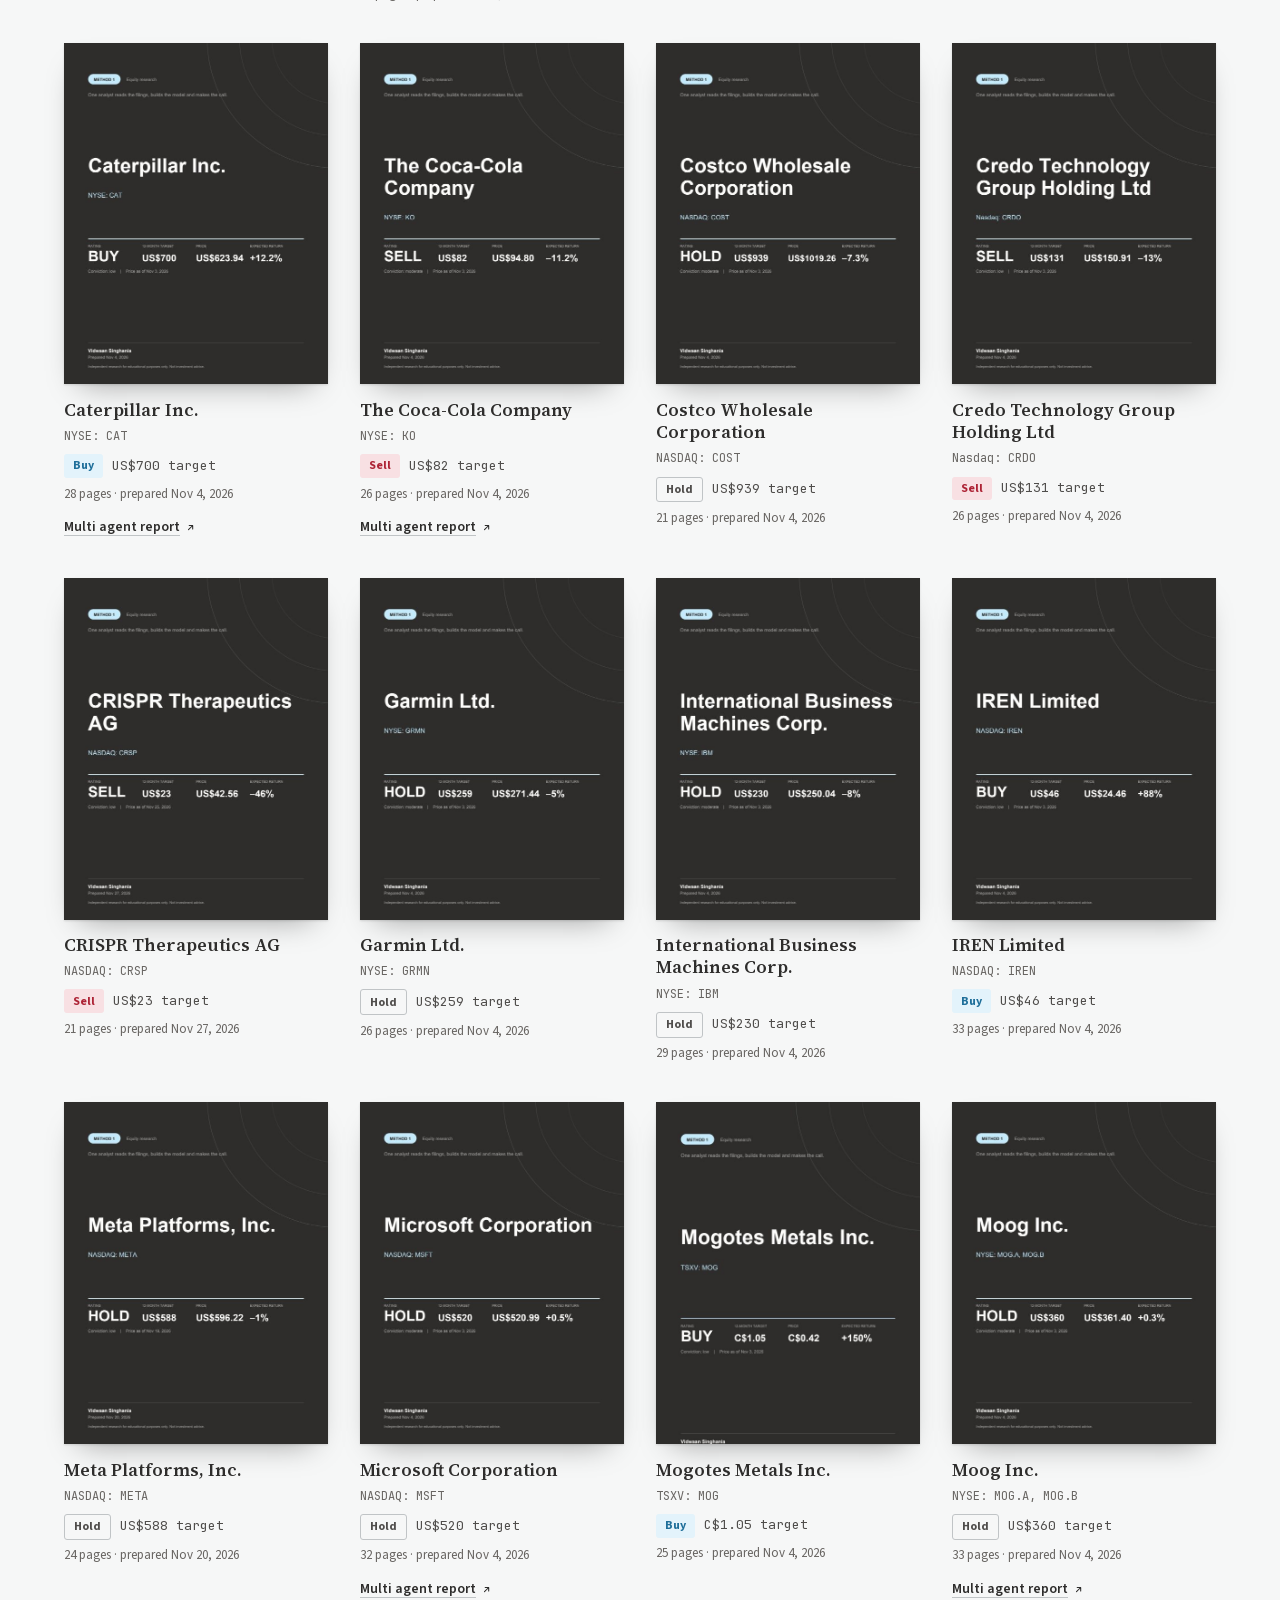
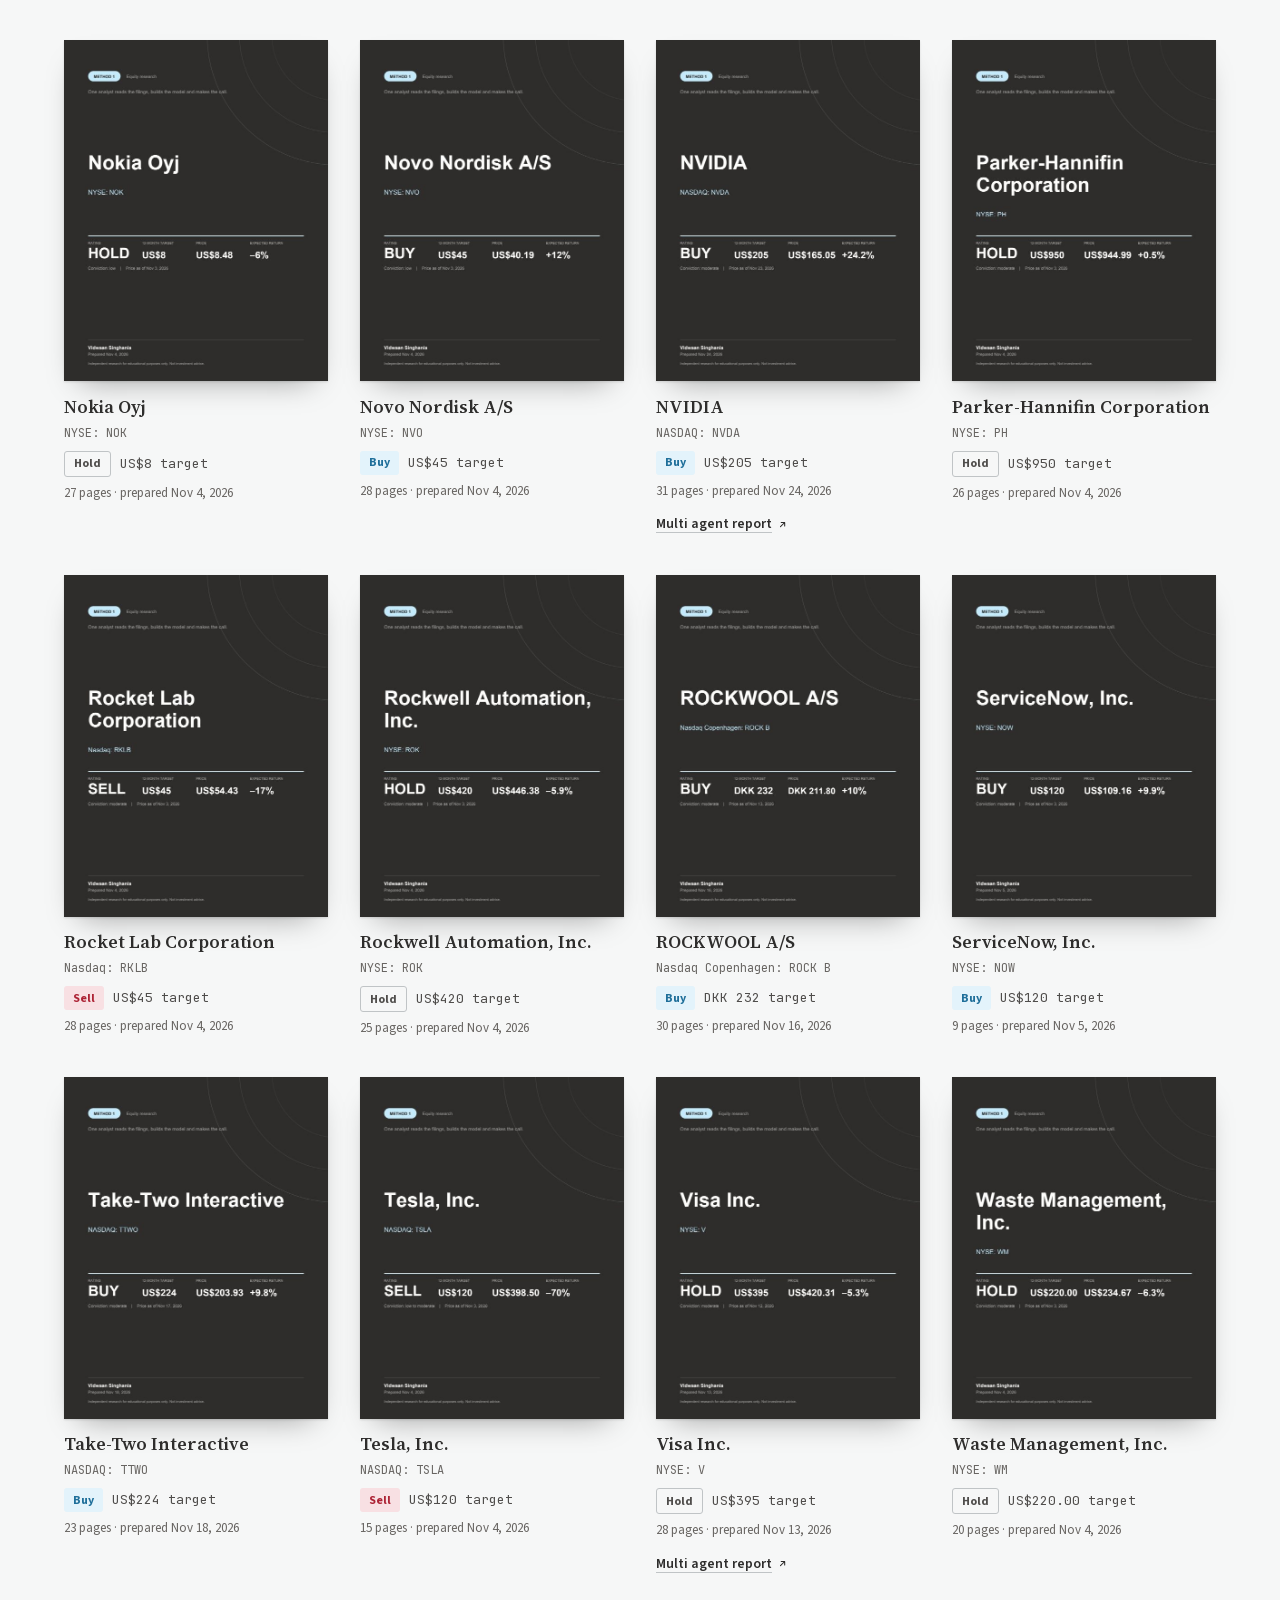
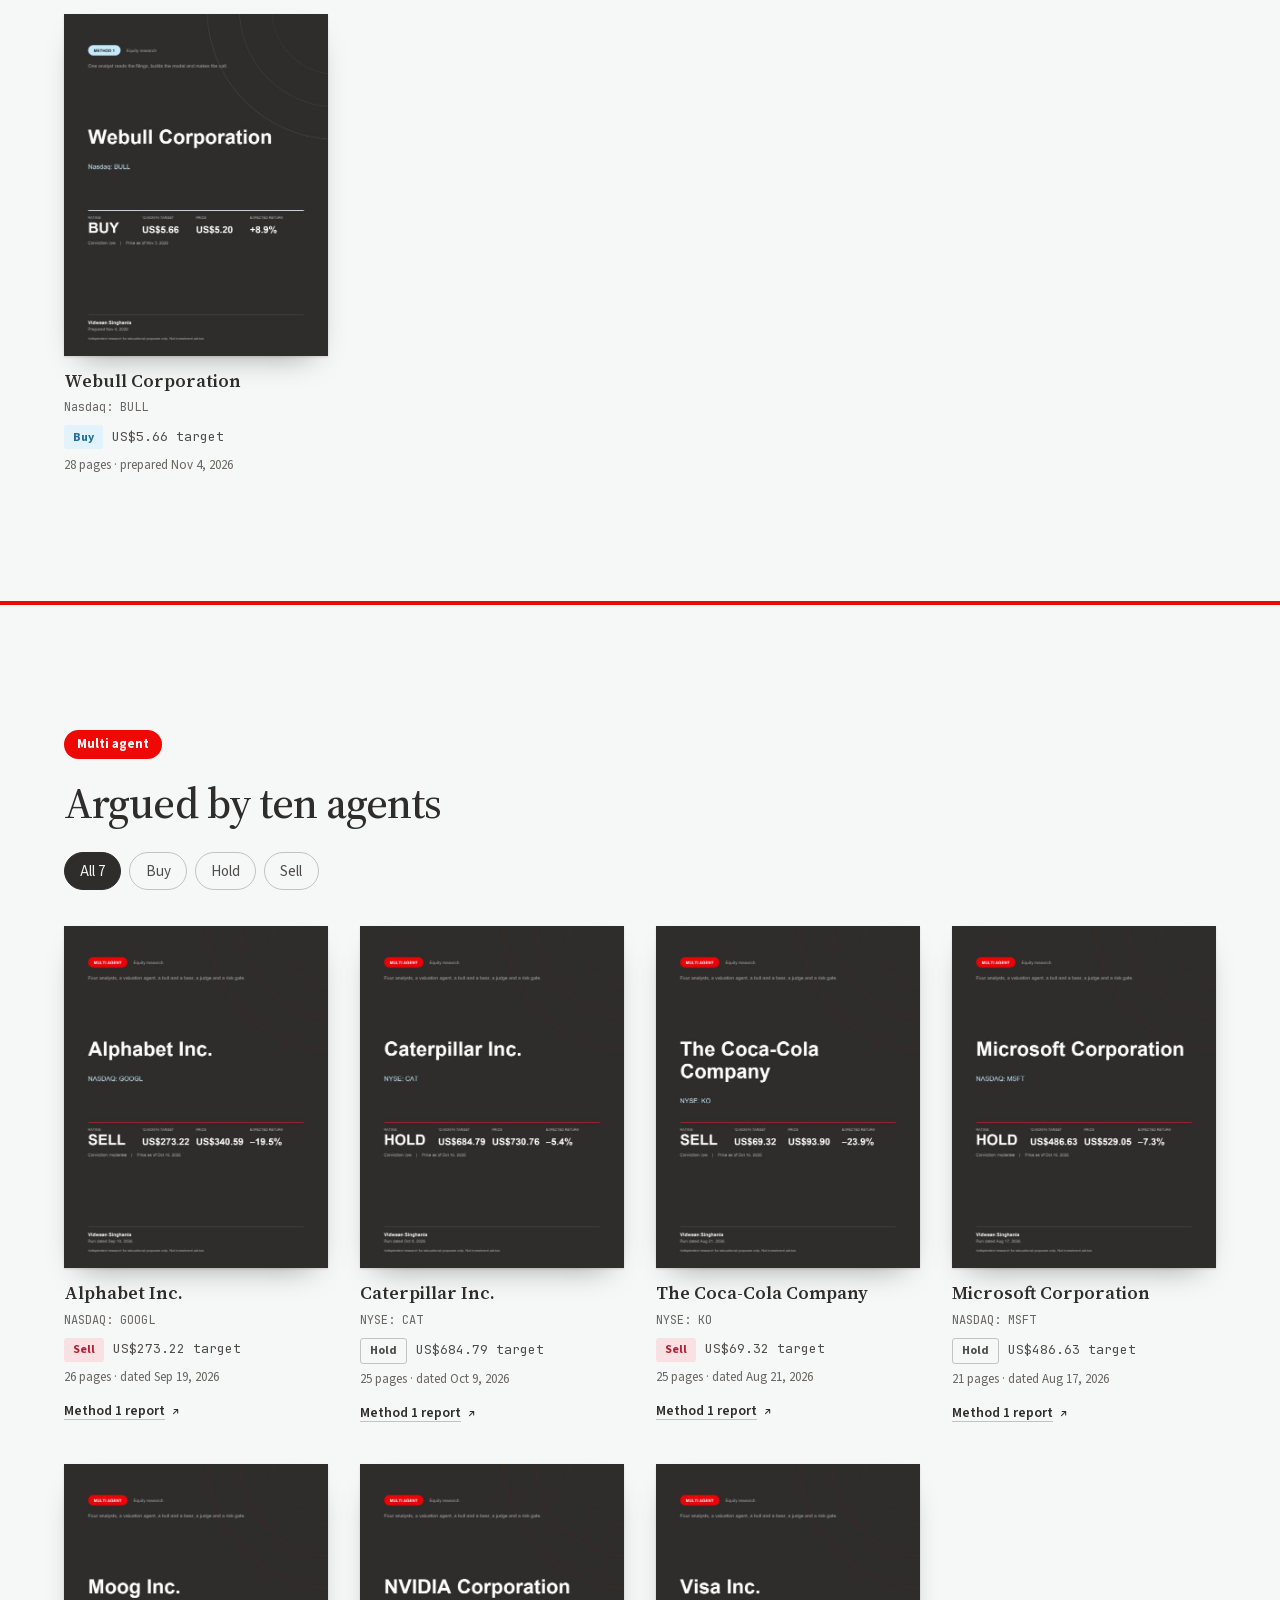
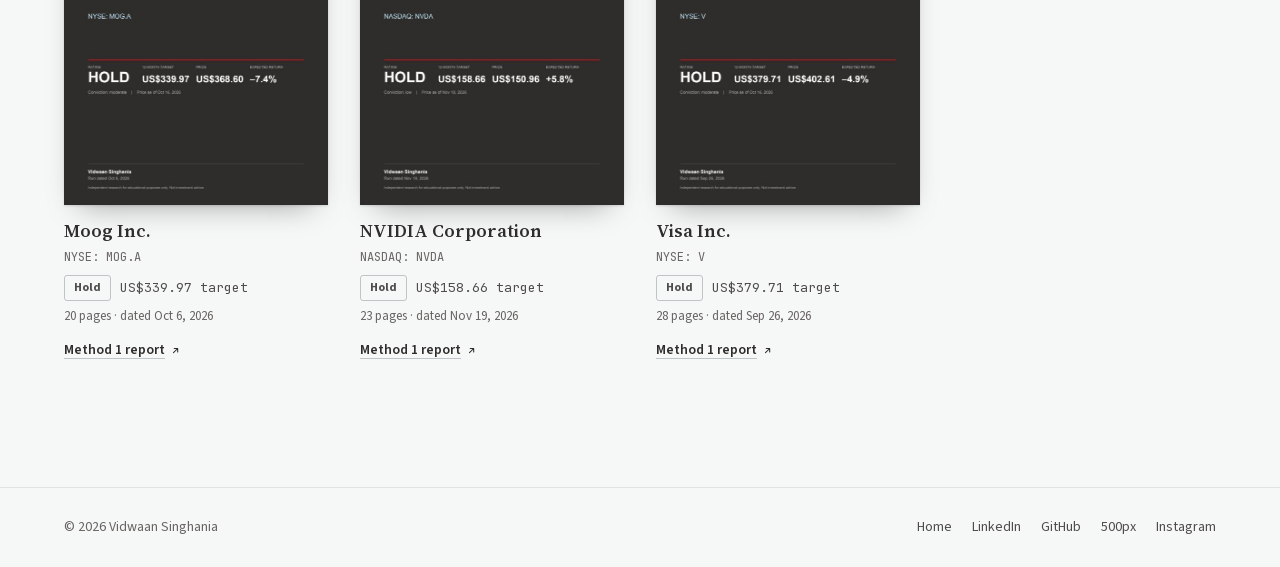
<file: equity-research.html>
<!doctype html>
<html lang="en">
<head>
<meta charset="utf-8">
<meta name="viewport" content="width=device-width, initial-scale=1">
<title>Equity research | Vidwaan Singhania</title>
<meta name="description" content="40 equity research reports on 33 companies, written two ways: by me alone (Method 1) and by a pipeline of ten Claude agents (multi agent).">
<link rel="canonical" href="https://vidwaansinghania.github.io/equity-research.html">
<meta name="theme-color" content="#2e2d2c">
<meta property="og:type" content="website">
<meta property="og:title" content="Equity research | Vidwaan Singhania">
<meta property="og:description" content="40 reports on 33 companies, written by one analyst and by ten AI agents.">
<meta property="og:url" content="https://vidwaansinghania.github.io/equity-research.html">
<meta property="og:image" content="https://vidwaansinghania.github.io/assets/img/og.jpg">
<meta name="twitter:card" content="summary_large_image">
<link rel="icon" href="assets/img/favicon.svg" type="image/svg+xml">
<link rel="preload" href="assets/fonts/source-serif-4.woff2" as="font" type="font/woff2" crossorigin>
<link rel="preload" href="assets/fonts/source-sans-3.woff2" as="font" type="font/woff2" crossorigin>
<link rel="stylesheet" href="assets/style.css">
<script>
  (function () {
    var d = document.documentElement;
    d.classList.add('js');
    try { var t = localStorage.getItem('theme'); if (t === 'light' || t === 'dark') d.dataset.theme = t; } catch (e) {}
  })();
</script>
<script src="assets/main.js" defer></script>
<script src="assets/equity.js" defer></script>
</head>
<body>
<svg width="0" height="0" style="position:absolute" aria-hidden="true">
  <symbol id="i-out" viewBox="0 0 16 16"><path d="M5 11 11 5M6 5h5v5" fill="none" stroke="currentColor" stroke-width="1.5" stroke-linecap="round" stroke-linejoin="round"/></symbol>
  <symbol id="i-sun" viewBox="0 0 20 20"><circle cx="10" cy="10" r="3.5" fill="none" stroke="currentColor" stroke-width="1.5"/><path d="M10 1.5v2M10 16.5v2M1.5 10h2M16.5 10h2M4 4l1.4 1.4M14.6 14.6 16 16M4 16l1.4-1.4M14.6 5.4 16 4" stroke="currentColor" stroke-width="1.5" stroke-linecap="round"/></symbol>
  <symbol id="i-moon" viewBox="0 0 20 20"><path d="M16.5 12.2A7 7 0 0 1 7.8 3.5a7 7 0 1 0 8.7 8.7Z" fill="none" stroke="currentColor" stroke-width="1.5" stroke-linejoin="round"/></symbol>
</svg>
<a class="skip" href="#main">Skip to content</a>

<header class="site-header tone-hero" data-header>
  <div class="wrap site-header__inner">
    <a class="brand" href="index.html">Vidwaan Singhania</a>
    <nav class="nav" aria-label="Sections">
      <a href="index.html#work">Work</a>
      <a href="equity-research.html" aria-current="page">Equity research</a>
      <a href="index.html#skills">Skills</a>
      <a href="index.html#experience">Experience</a>
      <a href="index.html#contact">Contact</a>
    </nav>
    <button class="theme-toggle" type="button" data-theme-toggle aria-label="Switch colour theme">
      <svg class="icon icon--sun" aria-hidden="true"><use href="#i-sun"/></svg>
      <svg class="icon icon--moon" aria-hidden="true"><use href="#i-moon"/></svg>
    </button>
  </div>
</header>

<main id="main">

  <section class="er-hero tone-hero" data-hero>
    <div class="wrap">
      <h1 class="er-hero__title">Equity research</h1>
      <p class="er-hero__line">40 reports on 33 companies, written two ways.</p>
      <p class="er-hero__body">Each report is a full initiation: the business, the thesis, a DCF, three scenarios, the risks and a Buy, Hold or Sell rating on the probability-weighted twelve-month return. I wrote the Method 1 reports myself. The multi agent reports come from a pipeline of ten Claude agents that argue the call before a judge makes it. Seven companies have both.</p>

      <div class="methods">
        <article class="method method--1">
          <p class="chip chip--1">Method 1</p>
          <h2>One analyst</h2>
          <p>I read the filings, build the model and make the call. 33 reports, prepared in 2026 and refreshed in November.</p>
          <p class="method__mix">13 Buy, 14 Hold, 6 Sell</p>
          <p class="links"><a class="link" href="#method-1">Jump to Method 1</a></p>
        </article>
        <article class="method method--2">
          <p class="chip chip--2">Multi agent</p>
          <h2>Ten agents</h2>
          <p>Four analysts gather evidence, one values the company, a bull and a bear attack that value, a judge rules on the evidence, a risk agent checks the call and a writer produces the report. Seven reports, run between Aug 17 and Nov 19, 2026.</p>
          <p class="method__mix">0 Buy, 5 Hold, 2 Sell</p>
          <p class="links"><a class="link" href="#multi-agent">Jump to multi agent</a></p>
        </article>
      </div>
    </div>
  </section>

  <section class="section er-compare" id="compare" aria-labelledby="compare-title">
    <div class="wrap">
      <h2 class="section-title" id="compare-title">Seven companies both methods cover</h2>
      <table class="compare compare--wide">
        <caption>Each method's most recent call. The dates differ, so a split can come from new information as well as a different view.</caption>
        <thead><tr><th scope="col">Company</th><th scope="col">Method 1</th><th scope="col">Multi agent</th></tr></thead>
        <tbody>
          <tr class="is-split"><th scope="row">Alphabet Inc.</th><td>Buy, US$302</td><td>Sell, US$273.22</td></tr>
          <tr class="is-split"><th scope="row">Caterpillar Inc.</th><td>Buy, US$700</td><td>Hold, US$684.79</td></tr>
          <tr><th scope="row">The Coca-Cola Company</th><td>Sell, US$82</td><td>Sell, US$69.32</td></tr>
          <tr><th scope="row">Microsoft Corporation</th><td>Hold, US$520</td><td>Hold, US$486.63</td></tr>
          <tr><th scope="row">Moog Inc.</th><td>Hold, US$360</td><td>Hold, US$339.97</td></tr>
          <tr class="is-split"><th scope="row">NVIDIA</th><td>Buy, US$205</td><td>Hold, US$158.66</td></tr>
          <tr><th scope="row">Visa Inc.</th><td>Hold, US$395</td><td>Hold, US$379.71</td></tr>
        </tbody>
      </table>
      <p class="er-note">These are public copies. Position sizes and price bands tied to my own accounts are cut from them, and my holdings are reduced to a one-sentence disclosure. Educational and research use only; not investment advice.</p>
    </div>
  </section>

  <section class="section er-list er-list--1" id="method-1" aria-labelledby="m1-title">
    <div class="wrap">
      <p class="chip chip--1">Method 1</p>
      <h2 class="section-title" id="m1-title">Written by one analyst</h2>
      <div class="filters" role="group" aria-label="Filter Method 1 reports by rating">
        <button type="button" data-filter="all" aria-pressed="true">All 33</button>
        <button type="button" data-filter="buy" aria-pressed="false">Buy</button>
        <button type="button" data-filter="hold" aria-pressed="false">Hold</button>
        <button type="button" data-filter="sell" aria-pressed="false">Sell</button>
      </div>
      <ul class="reps" data-reps>
<li class="rep" data-rating="hold">
  <a class="rep__cover" href="papers/equity-research/5n-plus-method-1.pdf" aria-label="5N Plus Inc., Method 1 report, PDF, 23 pages">
    <img src="assets/img/er/5n-plus-method-1.jpg" width="582" height="753" alt="" loading="lazy">
  </a>
  <div class="rep__body">
    <h3>5N Plus Inc.</h3>
    <p class="rep__id">TSX: VNP</p>
    <p class="rep__call"><span class="tag tag--hold">Hold</span><span class="rep__num">C$31 target</span></p>
    <p class="rep__meta">23 pages &middot; prepared Nov 17, 2026</p>
  </div>
</li>
<li class="rep" data-rating="buy">
  <a class="rep__cover" href="papers/equity-research/alphabet-method-1.pdf" aria-label="Alphabet Inc., Method 1 report, PDF, 31 pages">
    <img src="assets/img/er/alphabet-method-1.jpg" width="582" height="753" alt="" loading="lazy">
  </a>
  <div class="rep__body">
    <h3>Alphabet Inc.</h3>
    <p class="rep__id">NASDAQ: GOOGL</p>
    <p class="rep__call"><span class="tag tag--buy">Buy</span><span class="rep__num">US$302 target</span></p>
    <p class="rep__meta">31 pages &middot; prepared Nov 4, 2026</p>
    <p class="rep__also"><a class="link" href="papers/equity-research/alphabet-multi-agent.pdf">Multi agent report<svg class="icon" aria-hidden="true"><use href="#i-out"/></svg></a></p>
  </div>
</li>
<li class="rep" data-rating="buy">
  <a class="rep__cover" href="papers/equity-research/aluula-method-1.pdf" aria-label="Aluula Composites Inc., Method 1 report, PDF, 26 pages">
    <img src="assets/img/er/aluula-method-1.jpg" width="582" height="753" alt="" loading="lazy">
  </a>
  <div class="rep__body">
    <h3>Aluula Composites Inc.</h3>
    <p class="rep__id">TSXV: AUUA</p>
    <p class="rep__call"><span class="tag tag--buy">Buy</span><span class="rep__num">C$3.50 target</span></p>
    <p class="rep__meta">26 pages &middot; prepared Nov 4, 2026</p>
  </div>
</li>
<li class="rep" data-rating="hold">
  <a class="rep__cover" href="papers/equity-research/anthropic-method-1.pdf" aria-label="Anthropic, PBC, Method 1 report, PDF, 27 pages">
    <img src="assets/img/er/anthropic-method-1.jpg" width="582" height="753" alt="" loading="lazy">
  </a>
  <div class="rep__body">
    <h3>Anthropic, PBC</h3>
    <p class="rep__id">Nasdaq (proposed): ANT</p>
    <p class="rep__call"><span class="tag tag--hold">Hold</span><span class="rep__num">US$69 target</span></p>
    <p class="rep__meta">27 pages &middot; prepared Nov 11, 2026</p>
  </div>
</li>
<li class="rep" data-rating="sell">
  <a class="rep__cover" href="papers/equity-research/apple-method-1.pdf" aria-label="Apple Inc., Method 1 report, PDF, 27 pages">
    <img src="assets/img/er/apple-method-1.jpg" width="582" height="753" alt="" loading="lazy">
  </a>
  <div class="rep__body">
    <h3>Apple Inc.</h3>
    <p class="rep__id">NASDAQ: AAPL</p>
    <p class="rep__call"><span class="tag tag--sell">Sell</span><span class="rep__num">US$270 target</span></p>
    <p class="rep__meta">27 pages &middot; prepared Nov 4, 2026</p>
  </div>
</li>
<li class="rep" data-rating="hold">
  <a class="rep__cover" href="papers/equity-research/ats-corporation-method-1.pdf" aria-label="ATS Corporation, Method 1 report, PDF, 27 pages">
    <img src="assets/img/er/ats-corporation-method-1.jpg" width="582" height="753" alt="" loading="lazy">
  </a>
  <div class="rep__body">
    <h3>ATS Corporation</h3>
    <p class="rep__id">TSX: ATS</p>
    <p class="rep__call"><span class="tag tag--hold">Hold</span><span class="rep__num">C$27 target</span></p>
    <p class="rep__meta">27 pages &middot; prepared Nov 4, 2026</p>
  </div>
</li>
<li class="rep" data-rating="buy">
  <a class="rep__cover" href="papers/equity-research/biomarin-method-1.pdf" aria-label="BioMarin Pharmaceutical Inc., Method 1 report, PDF, 24 pages">
    <img src="assets/img/er/biomarin-method-1.jpg" width="582" height="753" alt="" loading="lazy">
  </a>
  <div class="rep__body">
    <h3>BioMarin Pharmaceutical Inc.</h3>
    <p class="rep__id">NASDAQ: BMRN</p>
    <p class="rep__call"><span class="tag tag--buy">Buy</span><span class="rep__num">US$74 target</span></p>
    <p class="rep__meta">24 pages &middot; prepared Nov 4, 2026</p>
  </div>
</li>
<li class="rep" data-rating="buy">
  <a class="rep__cover" href="papers/equity-research/blue-moon-metals-method-1.pdf" aria-label="Blue Moon Metals Inc., Method 1 report, PDF, 25 pages">
    <img src="assets/img/er/blue-moon-metals-method-1.jpg" width="582" height="753" alt="" loading="lazy">
  </a>
  <div class="rep__body">
    <h3>Blue Moon Metals Inc.</h3>
    <p class="rep__id">TSXV: MOON, Nasdaq: BMM</p>
    <p class="rep__call"><span class="tag tag--buy">Buy</span><span class="rep__num">C$5.27 target</span></p>
    <p class="rep__meta">25 pages &middot; prepared Nov 17, 2026</p>
  </div>
</li>
<li class="rep" data-rating="buy">
  <a class="rep__cover" href="papers/equity-research/caterpillar-method-1.pdf" aria-label="Caterpillar Inc., Method 1 report, PDF, 28 pages">
    <img src="assets/img/er/caterpillar-method-1.jpg" width="582" height="753" alt="" loading="lazy">
  </a>
  <div class="rep__body">
    <h3>Caterpillar Inc.</h3>
    <p class="rep__id">NYSE: CAT</p>
    <p class="rep__call"><span class="tag tag--buy">Buy</span><span class="rep__num">US$700 target</span></p>
    <p class="rep__meta">28 pages &middot; prepared Nov 4, 2026</p>
    <p class="rep__also"><a class="link" href="papers/equity-research/caterpillar-multi-agent.pdf">Multi agent report<svg class="icon" aria-hidden="true"><use href="#i-out"/></svg></a></p>
  </div>
</li>
<li class="rep" data-rating="sell">
  <a class="rep__cover" href="papers/equity-research/coca-cola-method-1.pdf" aria-label="The Coca-Cola Company, Method 1 report, PDF, 26 pages">
    <img src="assets/img/er/coca-cola-method-1.jpg" width="582" height="753" alt="" loading="lazy">
  </a>
  <div class="rep__body">
    <h3>The Coca-Cola Company</h3>
    <p class="rep__id">NYSE: KO</p>
    <p class="rep__call"><span class="tag tag--sell">Sell</span><span class="rep__num">US$82 target</span></p>
    <p class="rep__meta">26 pages &middot; prepared Nov 4, 2026</p>
    <p class="rep__also"><a class="link" href="papers/equity-research/coca-cola-multi-agent.pdf">Multi agent report<svg class="icon" aria-hidden="true"><use href="#i-out"/></svg></a></p>
  </div>
</li>
<li class="rep" data-rating="hold">
  <a class="rep__cover" href="papers/equity-research/costco-method-1.pdf" aria-label="Costco Wholesale Corporation, Method 1 report, PDF, 21 pages">
    <img src="assets/img/er/costco-method-1.jpg" width="582" height="753" alt="" loading="lazy">
  </a>
  <div class="rep__body">
    <h3>Costco Wholesale Corporation</h3>
    <p class="rep__id">NASDAQ: COST</p>
    <p class="rep__call"><span class="tag tag--hold">Hold</span><span class="rep__num">US$939 target</span></p>
    <p class="rep__meta">21 pages &middot; prepared Nov 4, 2026</p>
  </div>
</li>
<li class="rep" data-rating="sell">
  <a class="rep__cover" href="papers/equity-research/credo-technology-method-1.pdf" aria-label="Credo Technology Group Holding Ltd, Method 1 report, PDF, 26 pages">
    <img src="assets/img/er/credo-technology-method-1.jpg" width="582" height="753" alt="" loading="lazy">
  </a>
  <div class="rep__body">
    <h3>Credo Technology Group Holding Ltd</h3>
    <p class="rep__id">Nasdaq: CRDO</p>
    <p class="rep__call"><span class="tag tag--sell">Sell</span><span class="rep__num">US$131 target</span></p>
    <p class="rep__meta">26 pages &middot; prepared Nov 4, 2026</p>
  </div>
</li>
<li class="rep" data-rating="sell">
  <a class="rep__cover" href="papers/equity-research/crispr-therapeutics-method-1.pdf" aria-label="CRISPR Therapeutics AG, Method 1 report, PDF, 21 pages">
    <img src="assets/img/er/crispr-therapeutics-method-1.jpg" width="582" height="753" alt="" loading="lazy">
  </a>
  <div class="rep__body">
    <h3>CRISPR Therapeutics AG</h3>
    <p class="rep__id">NASDAQ: CRSP</p>
    <p class="rep__call"><span class="tag tag--sell">Sell</span><span class="rep__num">US$23 target</span></p>
    <p class="rep__meta">21 pages &middot; prepared Nov 27, 2026</p>
  </div>
</li>
<li class="rep" data-rating="hold">
  <a class="rep__cover" href="papers/equity-research/garmin-method-1.pdf" aria-label="Garmin Ltd., Method 1 report, PDF, 26 pages">
    <img src="assets/img/er/garmin-method-1.jpg" width="582" height="753" alt="" loading="lazy">
  </a>
  <div class="rep__body">
    <h3>Garmin Ltd.</h3>
    <p class="rep__id">NYSE: GRMN</p>
    <p class="rep__call"><span class="tag tag--hold">Hold</span><span class="rep__num">US$259 target</span></p>
    <p class="rep__meta">26 pages &middot; prepared Nov 4, 2026</p>
  </div>
</li>
<li class="rep" data-rating="hold">
  <a class="rep__cover" href="papers/equity-research/ibm-method-1.pdf" aria-label="International Business Machines Corp., Method 1 report, PDF, 29 pages">
    <img src="assets/img/er/ibm-method-1.jpg" width="582" height="753" alt="" loading="lazy">
  </a>
  <div class="rep__body">
    <h3>International Business Machines Corp.</h3>
    <p class="rep__id">NYSE: IBM</p>
    <p class="rep__call"><span class="tag tag--hold">Hold</span><span class="rep__num">US$230 target</span></p>
    <p class="rep__meta">29 pages &middot; prepared Nov 4, 2026</p>
  </div>
</li>
<li class="rep" data-rating="buy">
  <a class="rep__cover" href="papers/equity-research/iren-method-1.pdf" aria-label="IREN Limited, Method 1 report, PDF, 33 pages">
    <img src="assets/img/er/iren-method-1.jpg" width="582" height="753" alt="" loading="lazy">
  </a>
  <div class="rep__body">
    <h3>IREN Limited</h3>
    <p class="rep__id">NASDAQ: IREN</p>
    <p class="rep__call"><span class="tag tag--buy">Buy</span><span class="rep__num">US$46 target</span></p>
    <p class="rep__meta">33 pages &middot; prepared Nov 4, 2026</p>
  </div>
</li>
<li class="rep" data-rating="hold">
  <a class="rep__cover" href="papers/equity-research/meta-platforms-method-1.pdf" aria-label="Meta Platforms, Inc., Method 1 report, PDF, 24 pages">
    <img src="assets/img/er/meta-platforms-method-1.jpg" width="582" height="753" alt="" loading="lazy">
  </a>
  <div class="rep__body">
    <h3>Meta Platforms, Inc.</h3>
    <p class="rep__id">NASDAQ: META</p>
    <p class="rep__call"><span class="tag tag--hold">Hold</span><span class="rep__num">US$588 target</span></p>
    <p class="rep__meta">24 pages &middot; prepared Nov 20, 2026</p>
  </div>
</li>
<li class="rep" data-rating="hold">
  <a class="rep__cover" href="papers/equity-research/microsoft-method-1.pdf" aria-label="Microsoft Corporation, Method 1 report, PDF, 32 pages">
    <img src="assets/img/er/microsoft-method-1.jpg" width="582" height="753" alt="" loading="lazy">
  </a>
  <div class="rep__body">
    <h3>Microsoft Corporation</h3>
    <p class="rep__id">NASDAQ: MSFT</p>
    <p class="rep__call"><span class="tag tag--hold">Hold</span><span class="rep__num">US$520 target</span></p>
    <p class="rep__meta">32 pages &middot; prepared Nov 4, 2026</p>
    <p class="rep__also"><a class="link" href="papers/equity-research/microsoft-multi-agent.pdf">Multi agent report<svg class="icon" aria-hidden="true"><use href="#i-out"/></svg></a></p>
  </div>
</li>
<li class="rep" data-rating="buy">
  <a class="rep__cover" href="papers/equity-research/mogotes-metals-method-1.pdf" aria-label="Mogotes Metals Inc., Method 1 report, PDF, 25 pages">
    <img src="assets/img/er/mogotes-metals-method-1.jpg" width="582" height="753" alt="" loading="lazy">
  </a>
  <div class="rep__body">
    <h3>Mogotes Metals Inc.</h3>
    <p class="rep__id">TSXV: MOG</p>
    <p class="rep__call"><span class="tag tag--buy">Buy</span><span class="rep__num">C$1.05 target</span></p>
    <p class="rep__meta">25 pages &middot; prepared Nov 4, 2026</p>
  </div>
</li>
<li class="rep" data-rating="hold">
  <a class="rep__cover" href="papers/equity-research/moog-method-1.pdf" aria-label="Moog Inc., Method 1 report, PDF, 33 pages">
    <img src="assets/img/er/moog-method-1.jpg" width="582" height="753" alt="" loading="lazy">
  </a>
  <div class="rep__body">
    <h3>Moog Inc.</h3>
    <p class="rep__id">NYSE: MOG.A, MOG.B</p>
    <p class="rep__call"><span class="tag tag--hold">Hold</span><span class="rep__num">US$360 target</span></p>
    <p class="rep__meta">33 pages &middot; prepared Nov 4, 2026</p>
    <p class="rep__also"><a class="link" href="papers/equity-research/moog-multi-agent.pdf">Multi agent report<svg class="icon" aria-hidden="true"><use href="#i-out"/></svg></a></p>
  </div>
</li>
<li class="rep" data-rating="hold">
  <a class="rep__cover" href="papers/equity-research/nokia-method-1.pdf" aria-label="Nokia Oyj, Method 1 report, PDF, 27 pages">
    <img src="assets/img/er/nokia-method-1.jpg" width="582" height="753" alt="" loading="lazy">
  </a>
  <div class="rep__body">
    <h3>Nokia Oyj</h3>
    <p class="rep__id">NYSE: NOK</p>
    <p class="rep__call"><span class="tag tag--hold">Hold</span><span class="rep__num">US$8 target</span></p>
    <p class="rep__meta">27 pages &middot; prepared Nov 4, 2026</p>
  </div>
</li>
<li class="rep" data-rating="buy">
  <a class="rep__cover" href="papers/equity-research/novo-nordisk-method-1.pdf" aria-label="Novo Nordisk A/S, Method 1 report, PDF, 28 pages">
    <img src="assets/img/er/novo-nordisk-method-1.jpg" width="582" height="753" alt="" loading="lazy">
  </a>
  <div class="rep__body">
    <h3>Novo Nordisk A/S</h3>
    <p class="rep__id">NYSE: NVO</p>
    <p class="rep__call"><span class="tag tag--buy">Buy</span><span class="rep__num">US$45 target</span></p>
    <p class="rep__meta">28 pages &middot; prepared Nov 4, 2026</p>
  </div>
</li>
<li class="rep" data-rating="buy">
  <a class="rep__cover" href="papers/equity-research/nvidia-method-1.pdf" aria-label="NVIDIA, Method 1 report, PDF, 31 pages">
    <img src="assets/img/er/nvidia-method-1.jpg" width="582" height="753" alt="" loading="lazy">
  </a>
  <div class="rep__body">
    <h3>NVIDIA</h3>
    <p class="rep__id">NASDAQ: NVDA</p>
    <p class="rep__call"><span class="tag tag--buy">Buy</span><span class="rep__num">US$205 target</span></p>
    <p class="rep__meta">31 pages &middot; prepared Nov 24, 2026</p>
    <p class="rep__also"><a class="link" href="papers/equity-research/nvidia-multi-agent.pdf">Multi agent report<svg class="icon" aria-hidden="true"><use href="#i-out"/></svg></a></p>
  </div>
</li>
<li class="rep" data-rating="hold">
  <a class="rep__cover" href="papers/equity-research/parker-hannifin-method-1.pdf" aria-label="Parker-Hannifin Corporation, Method 1 report, PDF, 26 pages">
    <img src="assets/img/er/parker-hannifin-method-1.jpg" width="582" height="753" alt="" loading="lazy">
  </a>
  <div class="rep__body">
    <h3>Parker-Hannifin Corporation</h3>
    <p class="rep__id">NYSE: PH</p>
    <p class="rep__call"><span class="tag tag--hold">Hold</span><span class="rep__num">US$950 target</span></p>
    <p class="rep__meta">26 pages &middot; prepared Nov 4, 2026</p>
  </div>
</li>
<li class="rep" data-rating="sell">
  <a class="rep__cover" href="papers/equity-research/rocket-lab-method-1.pdf" aria-label="Rocket Lab Corporation, Method 1 report, PDF, 28 pages">
    <img src="assets/img/er/rocket-lab-method-1.jpg" width="582" height="753" alt="" loading="lazy">
  </a>
  <div class="rep__body">
    <h3>Rocket Lab Corporation</h3>
    <p class="rep__id">Nasdaq: RKLB</p>
    <p class="rep__call"><span class="tag tag--sell">Sell</span><span class="rep__num">US$45 target</span></p>
    <p class="rep__meta">28 pages &middot; prepared Nov 4, 2026</p>
  </div>
</li>
<li class="rep" data-rating="hold">
  <a class="rep__cover" href="papers/equity-research/rockwell-automation-method-1.pdf" aria-label="Rockwell Automation, Inc., Method 1 report, PDF, 25 pages">
    <img src="assets/img/er/rockwell-automation-method-1.jpg" width="582" height="753" alt="" loading="lazy">
  </a>
  <div class="rep__body">
    <h3>Rockwell Automation, Inc.</h3>
    <p class="rep__id">NYSE: ROK</p>
    <p class="rep__call"><span class="tag tag--hold">Hold</span><span class="rep__num">US$420 target</span></p>
    <p class="rep__meta">25 pages &middot; prepared Nov 4, 2026</p>
  </div>
</li>
<li class="rep" data-rating="buy">
  <a class="rep__cover" href="papers/equity-research/rockwool-method-1.pdf" aria-label="ROCKWOOL A/S, Method 1 report, PDF, 30 pages">
    <img src="assets/img/er/rockwool-method-1.jpg" width="582" height="753" alt="" loading="lazy">
  </a>
  <div class="rep__body">
    <h3>ROCKWOOL A/S</h3>
    <p class="rep__id">Nasdaq Copenhagen: ROCK B</p>
    <p class="rep__call"><span class="tag tag--buy">Buy</span><span class="rep__num">DKK 232 target</span></p>
    <p class="rep__meta">30 pages &middot; prepared Nov 16, 2026</p>
  </div>
</li>
<li class="rep" data-rating="buy">
  <a class="rep__cover" href="papers/equity-research/servicenow-method-1.pdf" aria-label="ServiceNow, Inc., Method 1 report, PDF, 9 pages">
    <img src="assets/img/er/servicenow-method-1.jpg" width="582" height="753" alt="" loading="lazy">
  </a>
  <div class="rep__body">
    <h3>ServiceNow, Inc.</h3>
    <p class="rep__id">NYSE: NOW</p>
    <p class="rep__call"><span class="tag tag--buy">Buy</span><span class="rep__num">US$120 target</span></p>
    <p class="rep__meta">9 pages &middot; prepared Nov 5, 2026</p>
  </div>
</li>
<li class="rep" data-rating="buy">
  <a class="rep__cover" href="papers/equity-research/take-two-interactive-method-1.pdf" aria-label="Take-Two Interactive, Method 1 report, PDF, 23 pages">
    <img src="assets/img/er/take-two-interactive-method-1.jpg" width="582" height="753" alt="" loading="lazy">
  </a>
  <div class="rep__body">
    <h3>Take-Two Interactive</h3>
    <p class="rep__id">NASDAQ: TTWO</p>
    <p class="rep__call"><span class="tag tag--buy">Buy</span><span class="rep__num">US$224 target</span></p>
    <p class="rep__meta">23 pages &middot; prepared Nov 18, 2026</p>
  </div>
</li>
<li class="rep" data-rating="sell">
  <a class="rep__cover" href="papers/equity-research/tesla-method-1.pdf" aria-label="Tesla, Inc., Method 1 report, PDF, 15 pages">
    <img src="assets/img/er/tesla-method-1.jpg" width="582" height="753" alt="" loading="lazy">
  </a>
  <div class="rep__body">
    <h3>Tesla, Inc.</h3>
    <p class="rep__id">NASDAQ: TSLA</p>
    <p class="rep__call"><span class="tag tag--sell">Sell</span><span class="rep__num">US$120 target</span></p>
    <p class="rep__meta">15 pages &middot; prepared Nov 4, 2026</p>
  </div>
</li>
<li class="rep" data-rating="hold">
  <a class="rep__cover" href="papers/equity-research/visa-method-1.pdf" aria-label="Visa Inc., Method 1 report, PDF, 28 pages">
    <img src="assets/img/er/visa-method-1.jpg" width="582" height="753" alt="" loading="lazy">
  </a>
  <div class="rep__body">
    <h3>Visa Inc.</h3>
    <p class="rep__id">NYSE: V</p>
    <p class="rep__call"><span class="tag tag--hold">Hold</span><span class="rep__num">US$395 target</span></p>
    <p class="rep__meta">28 pages &middot; prepared Nov 13, 2026</p>
    <p class="rep__also"><a class="link" href="papers/equity-research/visa-multi-agent.pdf">Multi agent report<svg class="icon" aria-hidden="true"><use href="#i-out"/></svg></a></p>
  </div>
</li>
<li class="rep" data-rating="hold">
  <a class="rep__cover" href="papers/equity-research/waste-management-method-1.pdf" aria-label="Waste Management, Inc., Method 1 report, PDF, 20 pages">
    <img src="assets/img/er/waste-management-method-1.jpg" width="582" height="753" alt="" loading="lazy">
  </a>
  <div class="rep__body">
    <h3>Waste Management, Inc.</h3>
    <p class="rep__id">NYSE: WM</p>
    <p class="rep__call"><span class="tag tag--hold">Hold</span><span class="rep__num">US$220.00 target</span></p>
    <p class="rep__meta">20 pages &middot; prepared Nov 4, 2026</p>
  </div>
</li>
<li class="rep" data-rating="buy">
  <a class="rep__cover" href="papers/equity-research/webull-method-1.pdf" aria-label="Webull Corporation, Method 1 report, PDF, 28 pages">
    <img src="assets/img/er/webull-method-1.jpg" width="582" height="753" alt="" loading="lazy">
  </a>
  <div class="rep__body">
    <h3>Webull Corporation</h3>
    <p class="rep__id">Nasdaq: BULL</p>
    <p class="rep__call"><span class="tag tag--buy">Buy</span><span class="rep__num">US$5.66 target</span></p>
    <p class="rep__meta">28 pages &middot; prepared Nov 4, 2026</p>
  </div>
</li>
      </ul>
    </div>
  </section>

  <section class="section er-list er-list--2" id="multi-agent" aria-labelledby="ma-title">
    <div class="wrap">
      <p class="chip chip--2">Multi agent</p>
      <h2 class="section-title" id="ma-title">Argued by ten agents</h2>
      <div class="filters" role="group" aria-label="Filter multi agent reports by rating">
        <button type="button" data-filter="all" aria-pressed="true">All 7</button>
        <button type="button" data-filter="buy" aria-pressed="false">Buy</button>
        <button type="button" data-filter="hold" aria-pressed="false">Hold</button>
        <button type="button" data-filter="sell" aria-pressed="false">Sell</button>
      </div>
      <ul class="reps" data-reps>
<li class="rep" data-rating="sell">
  <a class="rep__cover" href="papers/equity-research/alphabet-multi-agent.pdf" aria-label="Alphabet Inc., Multi agent report, PDF, 26 pages">
    <img src="assets/img/er/alphabet-multi-agent.jpg" width="582" height="753" alt="" loading="lazy">
  </a>
  <div class="rep__body">
    <h3>Alphabet Inc.</h3>
    <p class="rep__id">NASDAQ: GOOGL</p>
    <p class="rep__call"><span class="tag tag--sell">Sell</span><span class="rep__num">US$273.22 target</span></p>
    <p class="rep__meta">26 pages &middot; dated Sep 19, 2026</p>
    <p class="rep__also"><a class="link" href="papers/equity-research/alphabet-method-1.pdf">Method 1 report<svg class="icon" aria-hidden="true"><use href="#i-out"/></svg></a></p>
  </div>
</li>
<li class="rep" data-rating="hold">
  <a class="rep__cover" href="papers/equity-research/caterpillar-multi-agent.pdf" aria-label="Caterpillar Inc., Multi agent report, PDF, 25 pages">
    <img src="assets/img/er/caterpillar-multi-agent.jpg" width="582" height="753" alt="" loading="lazy">
  </a>
  <div class="rep__body">
    <h3>Caterpillar Inc.</h3>
    <p class="rep__id">NYSE: CAT</p>
    <p class="rep__call"><span class="tag tag--hold">Hold</span><span class="rep__num">US$684.79 target</span></p>
    <p class="rep__meta">25 pages &middot; dated Oct 9, 2026</p>
    <p class="rep__also"><a class="link" href="papers/equity-research/caterpillar-method-1.pdf">Method 1 report<svg class="icon" aria-hidden="true"><use href="#i-out"/></svg></a></p>
  </div>
</li>
<li class="rep" data-rating="sell">
  <a class="rep__cover" href="papers/equity-research/coca-cola-multi-agent.pdf" aria-label="The Coca-Cola Company, Multi agent report, PDF, 25 pages">
    <img src="assets/img/er/coca-cola-multi-agent.jpg" width="582" height="753" alt="" loading="lazy">
  </a>
  <div class="rep__body">
    <h3>The Coca-Cola Company</h3>
    <p class="rep__id">NYSE: KO</p>
    <p class="rep__call"><span class="tag tag--sell">Sell</span><span class="rep__num">US$69.32 target</span></p>
    <p class="rep__meta">25 pages &middot; dated Aug 21, 2026</p>
    <p class="rep__also"><a class="link" href="papers/equity-research/coca-cola-method-1.pdf">Method 1 report<svg class="icon" aria-hidden="true"><use href="#i-out"/></svg></a></p>
  </div>
</li>
<li class="rep" data-rating="hold">
  <a class="rep__cover" href="papers/equity-research/microsoft-multi-agent.pdf" aria-label="Microsoft Corporation, Multi agent report, PDF, 21 pages">
    <img src="assets/img/er/microsoft-multi-agent.jpg" width="582" height="753" alt="" loading="lazy">
  </a>
  <div class="rep__body">
    <h3>Microsoft Corporation</h3>
    <p class="rep__id">NASDAQ: MSFT</p>
    <p class="rep__call"><span class="tag tag--hold">Hold</span><span class="rep__num">US$486.63 target</span></p>
    <p class="rep__meta">21 pages &middot; dated Aug 17, 2026</p>
    <p class="rep__also"><a class="link" href="papers/equity-research/microsoft-method-1.pdf">Method 1 report<svg class="icon" aria-hidden="true"><use href="#i-out"/></svg></a></p>
  </div>
</li>
<li class="rep" data-rating="hold">
  <a class="rep__cover" href="papers/equity-research/moog-multi-agent.pdf" aria-label="Moog Inc., Multi agent report, PDF, 20 pages">
    <img src="assets/img/er/moog-multi-agent.jpg" width="582" height="753" alt="" loading="lazy">
  </a>
  <div class="rep__body">
    <h3>Moog Inc.</h3>
    <p class="rep__id">NYSE: MOG.A</p>
    <p class="rep__call"><span class="tag tag--hold">Hold</span><span class="rep__num">US$339.97 target</span></p>
    <p class="rep__meta">20 pages &middot; dated Oct 6, 2026</p>
    <p class="rep__also"><a class="link" href="papers/equity-research/moog-method-1.pdf">Method 1 report<svg class="icon" aria-hidden="true"><use href="#i-out"/></svg></a></p>
  </div>
</li>
<li class="rep" data-rating="hold">
  <a class="rep__cover" href="papers/equity-research/nvidia-multi-agent.pdf" aria-label="NVIDIA Corporation, Multi agent report, PDF, 23 pages">
    <img src="assets/img/er/nvidia-multi-agent.jpg" width="582" height="753" alt="" loading="lazy">
  </a>
  <div class="rep__body">
    <h3>NVIDIA Corporation</h3>
    <p class="rep__id">NASDAQ: NVDA</p>
    <p class="rep__call"><span class="tag tag--hold">Hold</span><span class="rep__num">US$158.66 target</span></p>
    <p class="rep__meta">23 pages &middot; dated Nov 19, 2026</p>
    <p class="rep__also"><a class="link" href="papers/equity-research/nvidia-method-1.pdf">Method 1 report<svg class="icon" aria-hidden="true"><use href="#i-out"/></svg></a></p>
  </div>
</li>
<li class="rep" data-rating="hold">
  <a class="rep__cover" href="papers/equity-research/visa-multi-agent.pdf" aria-label="Visa Inc., Multi agent report, PDF, 28 pages">
    <img src="assets/img/er/visa-multi-agent.jpg" width="582" height="753" alt="" loading="lazy">
  </a>
  <div class="rep__body">
    <h3>Visa Inc.</h3>
    <p class="rep__id">NYSE: V</p>
    <p class="rep__call"><span class="tag tag--hold">Hold</span><span class="rep__num">US$379.71 target</span></p>
    <p class="rep__meta">28 pages &middot; dated Sep 26, 2026</p>
    <p class="rep__also"><a class="link" href="papers/equity-research/visa-method-1.pdf">Method 1 report<svg class="icon" aria-hidden="true"><use href="#i-out"/></svg></a></p>
  </div>
</li>
      </ul>
    </div>
  </section>

</main>

<footer class="site-footer">
  <div class="wrap site-footer__inner">
    <p>&copy; 2026 Vidwaan Singhania</p>
    <ul>
      <li><a href="index.html">Home</a></li>
      <li><a href="https://www.linkedin.com/in/vidwaansinghania/" rel="me noopener">LinkedIn</a></li>
      <li><a href="https://github.com/Vidwaansinghania" rel="me noopener">GitHub</a></li>
      <li><a href="https://500px.com/p/vidwaansinghania" rel="me noopener">500px</a></li>
      <li><a href="https://www.instagram.com/vidwaansinghania/" rel="me noopener">Instagram</a></li>
    </ul>
  </div>
</footer>

</body>
</html>
</file>
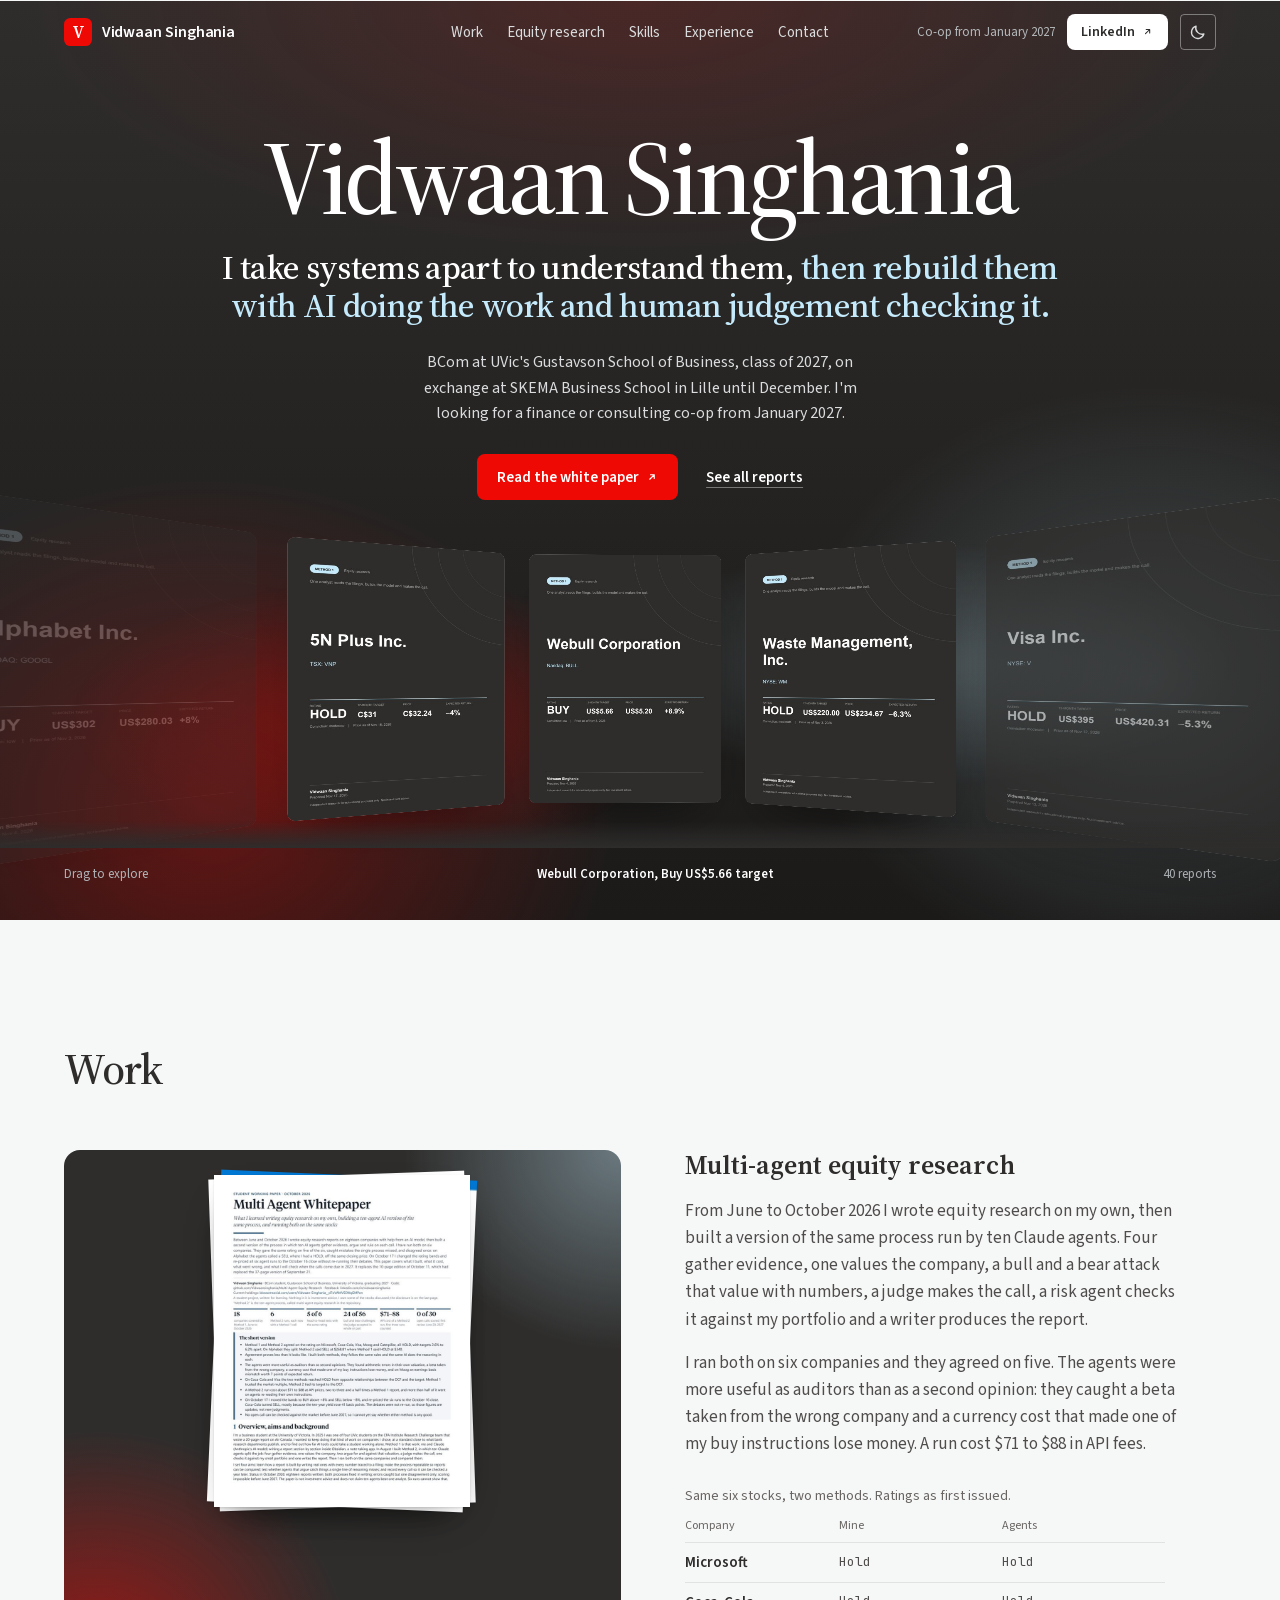
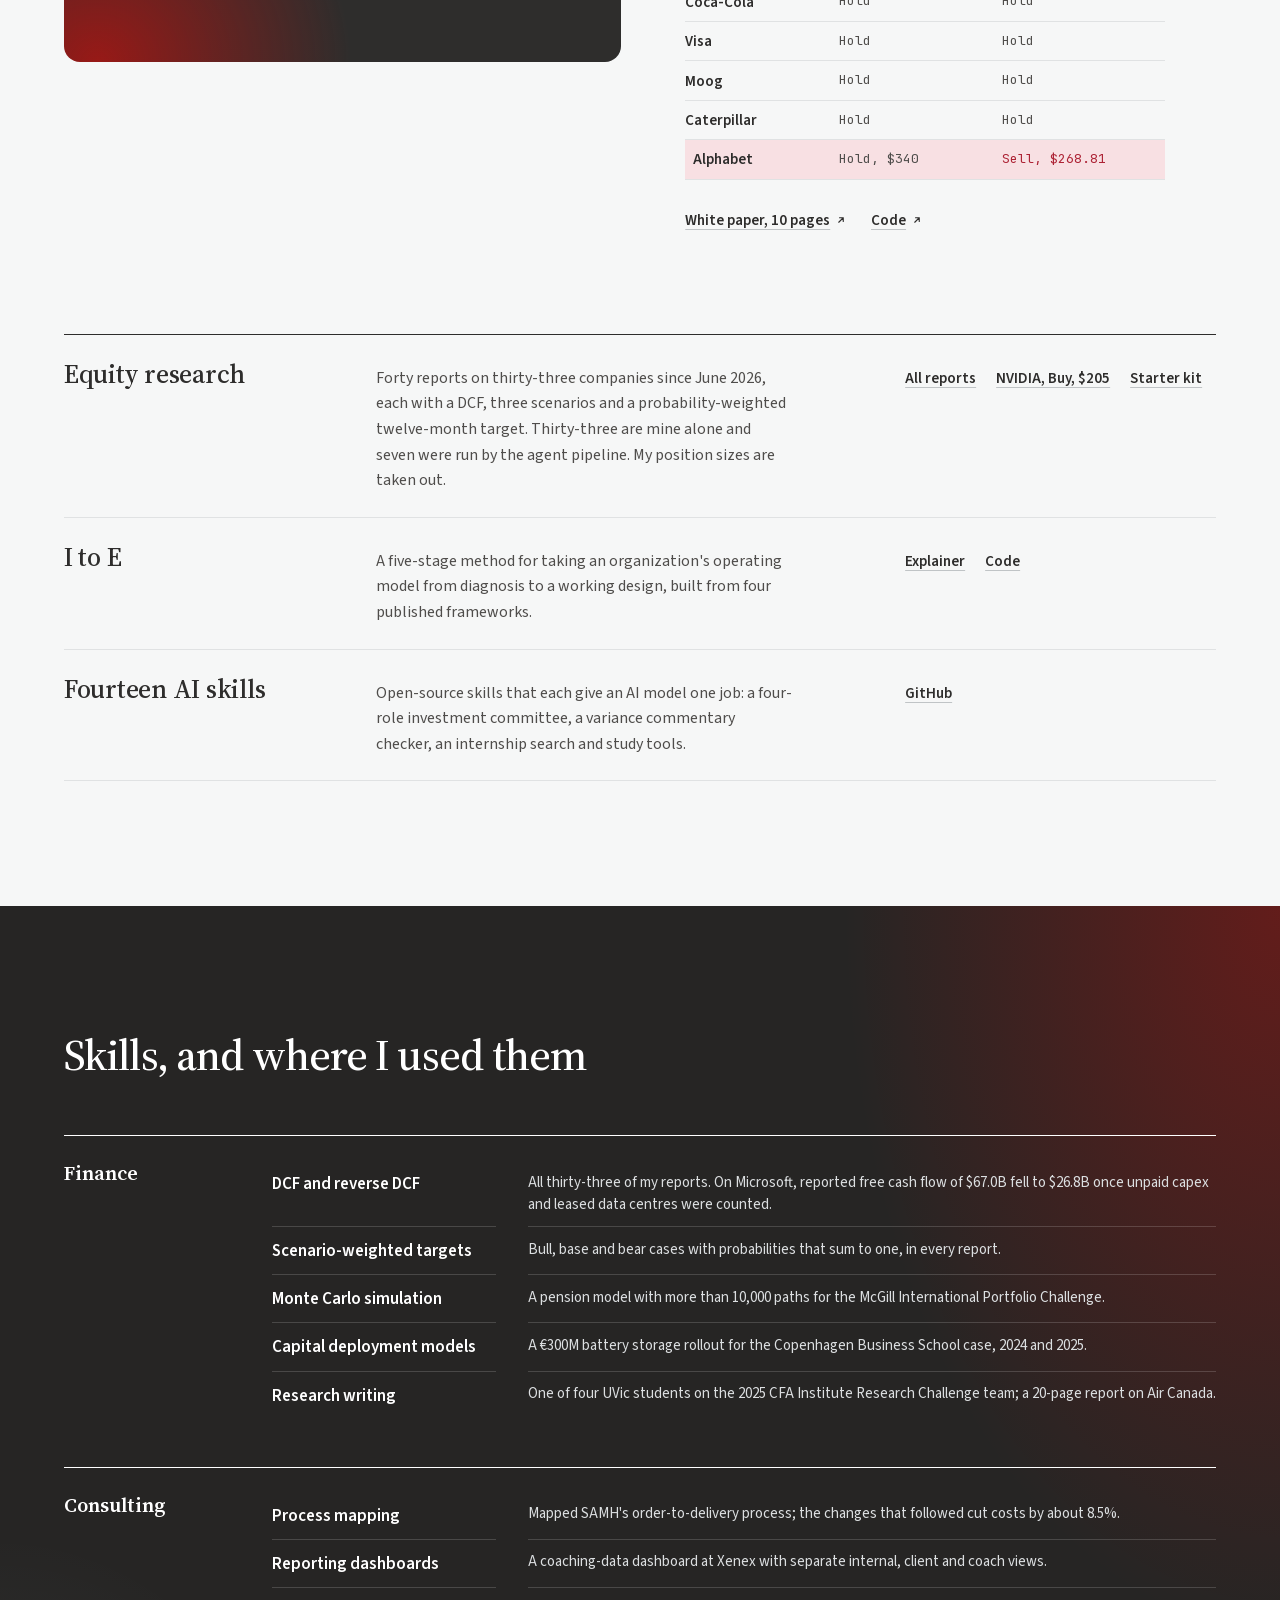
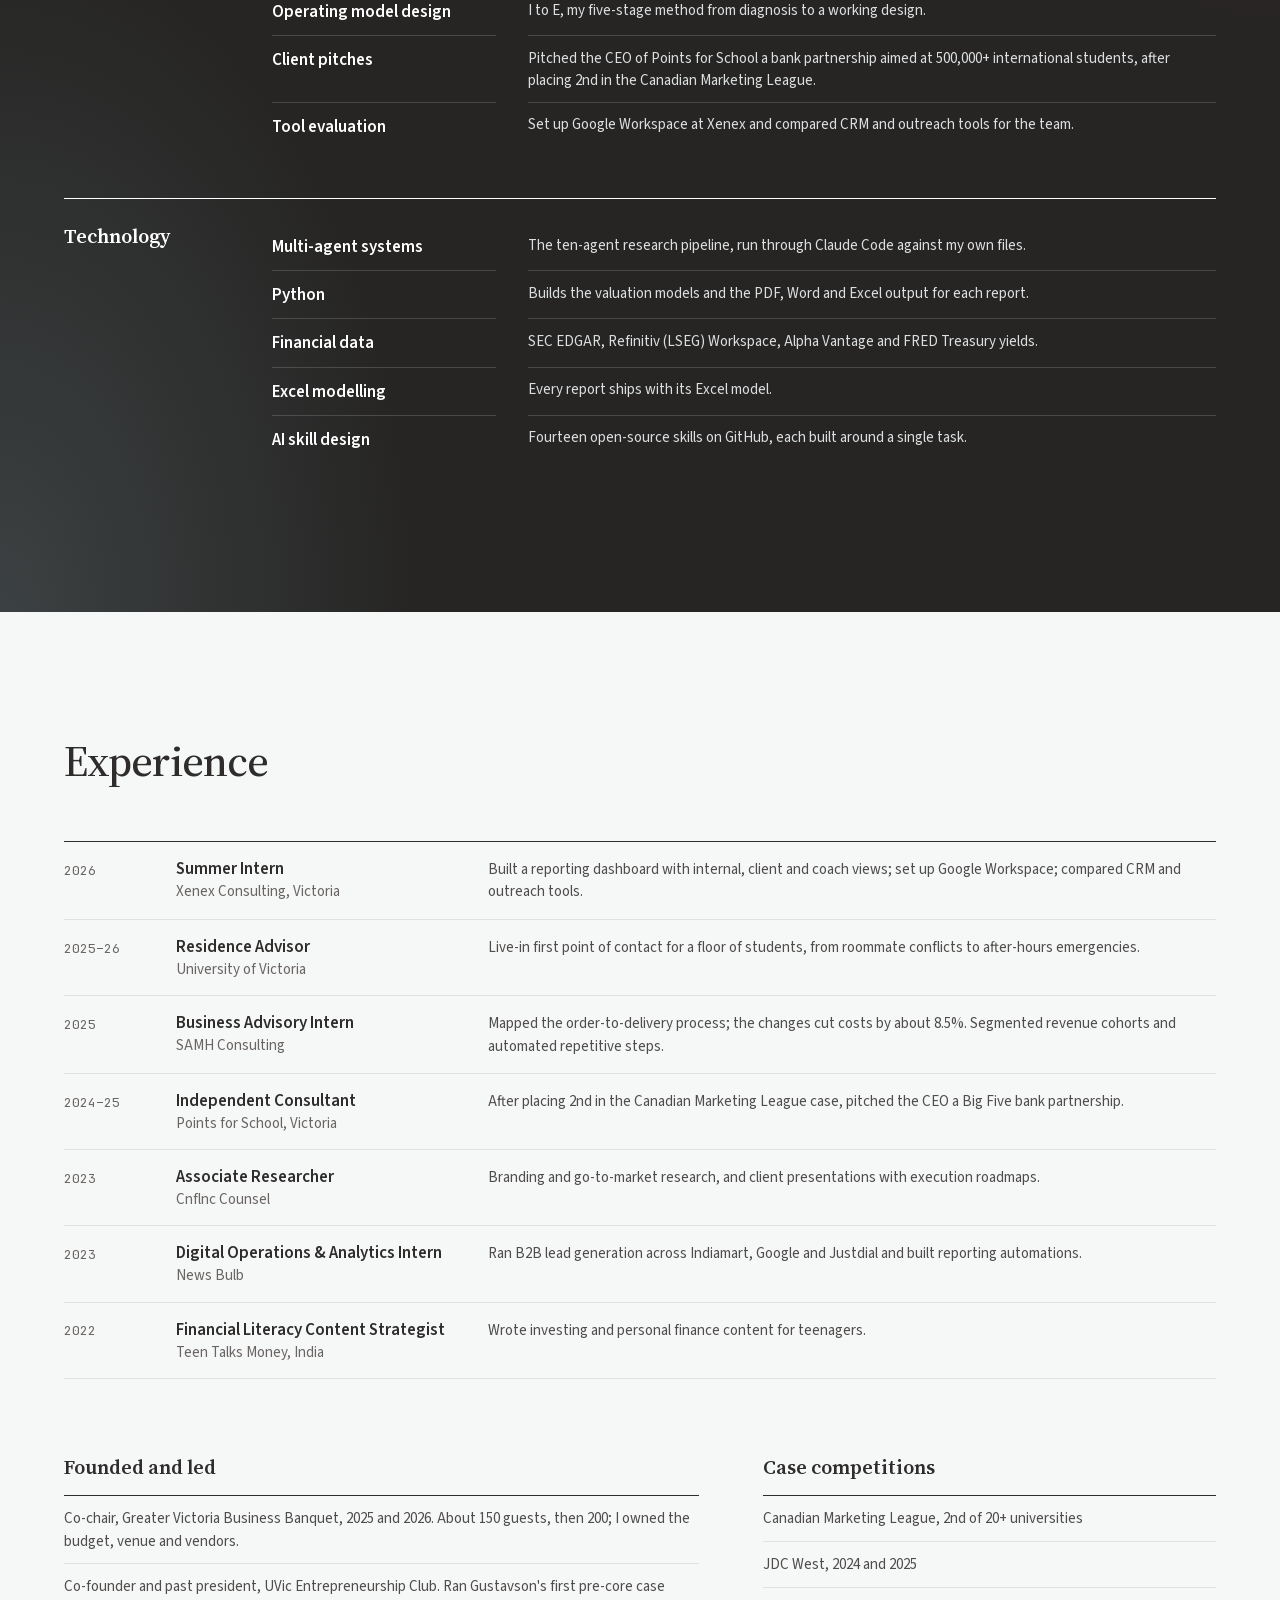
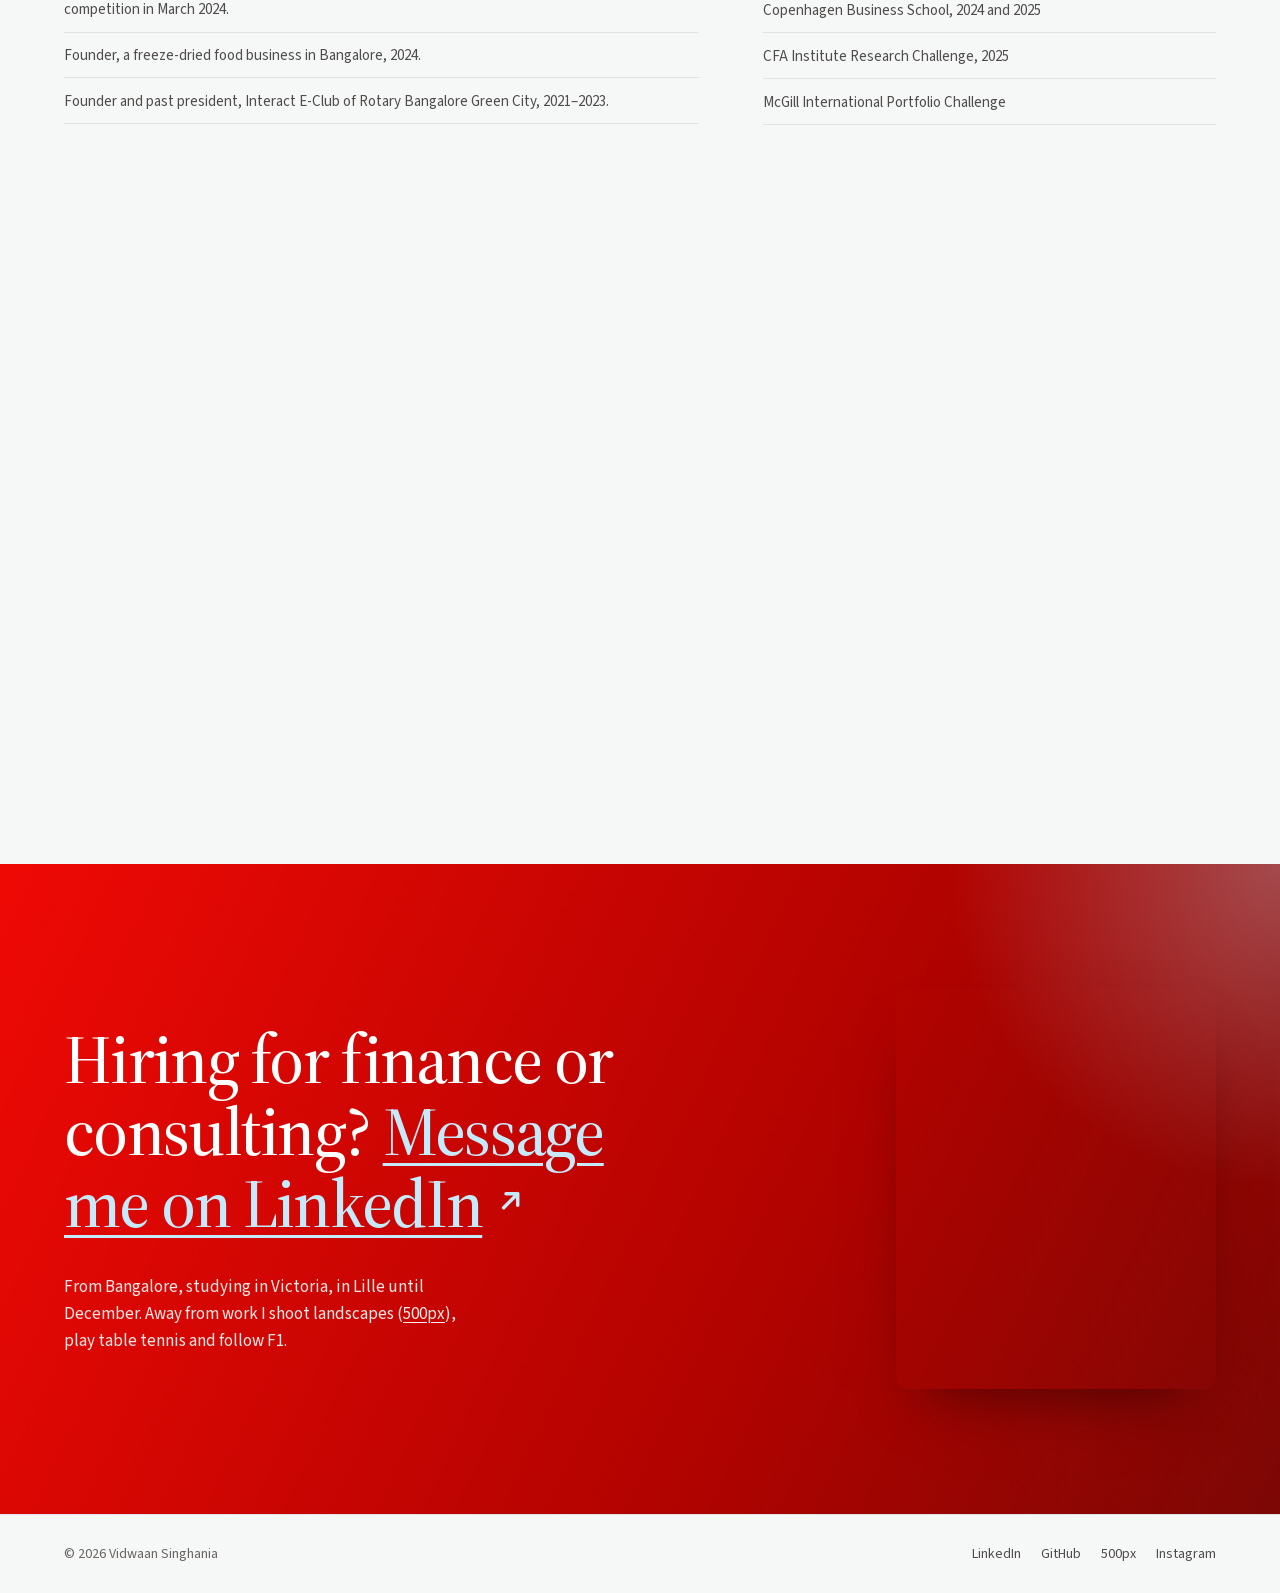
<file: experience.html>
<!doctype html>
<html lang="en">
<head>
<meta charset="utf-8">
<meta name="viewport" content="width=device-width, initial-scale=1">
<title>Experience | Vidwaan Singhania</title>
<meta name="robots" content="noindex">
<link rel="canonical" href="https://vidwaansinghania.github.io/">
<meta http-equiv="refresh" content="0; url=/#experience">
<link rel="icon" href="/assets/img/favicon.svg" type="image/svg+xml">
<link rel="stylesheet" href="/assets/style.css">
<script>try { var t = localStorage.getItem('theme'); if (t === 'light' || t === 'dark') document.documentElement.dataset.theme = t; } catch (e) {}</script>
</head>
<body>
<main class="intro tone-hero" style="min-height:100vh">
  <div class="wrap">
    <div class="intro__text" style="padding-bottom:4rem">
      <h1 class="intro__name">This page has moved.</h1>
      <p class="intro__body">The site is one page now.</p>
      <p class="intro__links"><a href="/#experience">Go to experience</a></p>
    </div>
  </div>
</main>
</body>
</html>
</file>
<file: assets/style.css>
/* Vidwaan Singhania, personal site.
   Tokens first; change colour and type here, not inline. */

@font-face {
  font-family: "Display Serif";
  src: url("fonts/source-serif-4.woff2") format("woff2");
  font-weight: 400 650;
  font-style: normal;
  font-display: swap;
}
@font-face {
  font-family: "Display Serif";
  src: url("fonts/source-serif-4-italic.woff2") format("woff2");
  font-weight: 400 650;
  font-style: italic;
  font-display: swap;
}
@font-face {
  font-family: "Text Sans";
  src: url("fonts/source-sans-3.woff2") format("woff2");
  font-weight: 400 700;
  font-style: normal;
  font-display: swap;
}
@font-face {
  font-family: "Figures Mono";
  src: url("fonts/jetbrains-mono.woff2") format("woff2");
  font-weight: 400;
  font-style: normal;
  font-display: swap;
}

:root {
  /* Palette: Signal. Soft gray #2E2D2C, light blue #C4EAFB, coral red #EF0005. */
  --p-page-bg: #f6f7f7;
  --p-page-surface: #ffffff;
  --p-page-ink: #2e2d2c;
  --p-page-ink2: #4f4d4b;
  --p-page-ink3: #686562;
  --p-page-rule: #e0e2e3;
  --p-page-rule2: #c0c4c6;
  --p-page-accent: #c00004;
  --p-buy: #1f6f9a;
  --p-buy-tint: #e3f3fb;
  --p-fill: #ef0905;
  --p-fill-ink: #ffffff;
  --p-hero-bg: #2e2d2c;
  --p-hero-ink2: #dadcdd;
  --p-hero-ink3: #b4b8bb;
  --p-hero-accent: #c4eafb;
  --p-red: #ef0905;
  --p-ice: #c4eafb;
  --p-hero-glow-a: rgb(239 9 5 / 0.34);
  --p-hero-glow-b: rgb(196 234 251 / 0.2);
  --p-band-bg: #262524;
  --p-band-ink: #ffffff;
  --p-band-ink2: #dcdfe1;
  --p-band-ink3: #b3b9bd;
  --p-band-accent: #c4eafb;
  --p-band-rule: rgb(255 255 255 / 0.16);
  --p-band-rule2: rgb(255 255 255 / 0.34);
  --p-end-bg: #d10500;
  --p-end-ink2: #ffe9e8;
  --p-end-ink3: #ffd2d0;
  --p-end-accent: #c4eafb;
  --p-d-bg: #1a1918;
  --p-d-surface: #242322;
  --p-d-ink: #f2f2f1;
  --p-d-ink2: #c9c7c4;
  --p-d-ink3: #9f9c98;
  --p-d-rule: #34322f;
  --p-d-rule2: #4a4744;
  --p-d-accent: #ff6b6e;
  --p-d-fill: #ef0005;
  --p-d-buy: #8fd3f2;

  color-scheme: light;
  --bg: var(--p-page-bg);
  --surface: var(--p-page-surface);
  --ink: var(--p-page-ink);
  --ink-2: var(--p-page-ink2);
  --ink-3: var(--p-page-ink3);
  --rule: var(--p-page-rule);
  --rule-strong: var(--p-page-rule2);
  --accent: var(--p-fill);
  --accent-text: var(--p-page-accent);
  --accent-ink: var(--p-fill-ink);
  --buy: var(--p-buy);
  --buy-tint: var(--p-buy-tint);
  --sell: #ad2335;
  --sell-tint: #f8e0e3;
  --header-bg: color-mix(in srgb, var(--p-page-bg) 86%, transparent);

  --serif: "Display Serif", "Iowan Old Style", Georgia, serif;
  --sans: "Text Sans", system-ui, -apple-system, "Segoe UI", sans-serif;
  --mono: "Figures Mono", ui-monospace, "Cascadia Mono", Consolas, monospace;

  --step--1: 0.875rem;
  --step-0: 1.0625rem;
  --step-1: 1.25rem;
  --step-2: clamp(1.375rem, 1.2rem + 0.6vw, 1.625rem);
  --step-3: clamp(1.875rem, 1.35rem + 2vw, 2.75rem);
  --step-4: clamp(2.375rem, 1.35rem + 3.9vw, 4.25rem);

  --wrap: 72rem;
  --gutter: clamp(1rem, 4vw, 2.5rem);
  --section: clamp(4.5rem, 3rem + 6vw, 8rem);
  --measure: 62ch;
  --radius: 4px;
  --ease: cubic-bezier(0.2, 0.7, 0.2, 1);
}

/* Light card inside a coloured band (the hero table) */
.tone-light {
  color-scheme: light;
  --bg: var(--p-page-bg);
  --surface: var(--p-page-surface);
  --ink: var(--p-page-ink);
  --ink-2: var(--p-page-ink2);
  --ink-3: var(--p-page-ink3);
  --rule: var(--p-page-rule);
  --rule-strong: var(--p-page-rule2);
  --accent: var(--p-fill);
  --accent-text: var(--p-page-accent);
  --accent-ink: var(--p-fill-ink);
  --buy: var(--p-buy);
  --buy-tint: var(--p-buy-tint);
  --sell: #ad2335;
  --sell-tint: #f8e0e3;
  --header-bg: color-mix(in srgb, var(--p-page-bg) 86%, transparent);
}

/* Dark theme; the card follows it */
@media (prefers-color-scheme: dark) {
  :root:not([data-theme="light"]), :root:not([data-theme="light"]) .tone-light {
    color-scheme: dark;
    --bg: var(--p-d-bg);
    --surface: var(--p-d-surface);
    --ink: var(--p-d-ink);
    --ink-2: var(--p-d-ink2);
    --ink-3: var(--p-d-ink3);
    --rule: var(--p-d-rule);
    --rule-strong: var(--p-d-rule2);
    --accent: var(--p-d-fill);
    --accent-text: var(--p-d-accent);
    --accent-ink: var(--p-fill-ink);
    --buy: var(--p-d-buy);
    --buy-tint: color-mix(in srgb, var(--p-d-buy) 14%, transparent);
    --sell: #ff94a3;
    --sell-tint: #ff94a326;
    --header-bg: color-mix(in srgb, var(--p-d-bg) 84%, transparent);
  }
}
:root[data-theme="dark"], :root[data-theme="dark"] .tone-light {
  color-scheme: dark;
  --bg: var(--p-d-bg);
  --surface: var(--p-d-surface);
  --ink: var(--p-d-ink);
  --ink-2: var(--p-d-ink2);
  --ink-3: var(--p-d-ink3);
  --rule: var(--p-d-rule);
  --rule-strong: var(--p-d-rule2);
  --accent: var(--p-d-fill);
  --accent-text: var(--p-d-accent);
  --accent-ink: var(--p-fill-ink);
  --buy: var(--p-d-buy);
  --buy-tint: color-mix(in srgb, var(--p-d-buy) 14%, transparent);
  --sell: #ff94a3;
  --sell-tint: #ff94a326;
  --header-bg: color-mix(in srgb, var(--p-d-bg) 84%, transparent);
}

/* Colour blocks: hero, the skills band and the contact end. Same in both themes. */
.tone-hero {
  color-scheme: dark;
  --bg: var(--p-hero-bg);
  --ink: #ffffff;
  --ink-2: var(--p-hero-ink2);
  --ink-3: var(--p-hero-ink3);
  --rule: rgb(255 255 255 / 0.2);
  --rule-strong: rgb(255 255 255 / 0.38);
  --accent: var(--p-fill);
  --accent-text: var(--p-hero-accent);
  --accent-ink: var(--p-fill-ink);
  --header-bg: color-mix(in srgb, var(--p-hero-bg) 90%, transparent);
}
.tone-band {
  color-scheme: dark;
  background-image:
    radial-gradient(ellipse 55% 90% at 100% 0%, rgb(239 9 5 / 0.3), transparent 62%),
    radial-gradient(ellipse 50% 80% at 0% 100%, rgb(196 234 251 / 0.14), transparent 65%);
  --bg: var(--p-band-bg);
  --surface: var(--p-band-bg);
  --ink: var(--p-band-ink);
  --ink-2: var(--p-band-ink2);
  --ink-3: var(--p-band-ink3);
  --rule: var(--p-band-rule);
  --rule-strong: var(--p-band-rule2);
  --accent-text: var(--p-band-accent);
}
.tone-end {
  color-scheme: dark;
  background-image:
    radial-gradient(ellipse 42% 80% at 100% 0%, rgb(196 234 251 / 0.3), transparent 62%),
    linear-gradient(115deg, var(--p-red) 0%, #b00300 62%, #5a0a08 125%);
  --bg: var(--p-end-bg);
  --ink: #ffffff;
  --ink-2: var(--p-end-ink2);
  --ink-3: var(--p-end-ink3);
  --rule: rgb(255 255 255 / 0.14);
  --rule-strong: rgb(255 255 255 / 0.3);
  --accent: var(--p-fill);
  --accent-text: var(--p-end-accent);
  --accent-ink: var(--p-fill-ink);
}
.tone-hero, .tone-band, .tone-end { background-color: var(--bg); color: var(--ink); }

/* Base */
*, *::before, *::after { box-sizing: border-box; }
html {
  -webkit-text-size-adjust: 100%;
  scroll-behavior: smooth;
  scroll-padding-top: 4.5rem;
  -webkit-font-smoothing: antialiased;
  -moz-osx-font-smoothing: grayscale;
}
body {
  margin: 0;
  background: var(--bg);
  color: var(--ink);
  font-family: var(--sans);
  font-size: var(--step-0);
  line-height: 1.6;
}
h1, h2, h3, p, ul, ol, dl, dd, figure { margin: 0; }
ul, ol { padding: 0; list-style: none; }
a { color: inherit; }
img { display: block; max-width: 100%; height: auto; }
p { text-wrap: pretty; }
::selection { background: var(--accent); color: var(--accent-ink); }
:focus-visible { outline: 2px solid var(--accent-text); outline-offset: 3px; border-radius: 2px; }

.wrap { width: min(100% - 2 * var(--gutter), var(--wrap)); margin-inline: auto; }
.icon { width: 0.8em; height: 0.8em; flex: none; }

.skip {
  position: absolute; left: 1rem; top: -3rem; z-index: 20;
  background: var(--ink); color: var(--bg); padding: 0.5rem 0.875rem; border-radius: var(--radius);
  text-decoration: none; font-weight: 600;
}
.skip:focus { top: 1rem; }

/* Header */
.site-header {
  position: sticky; top: 0; z-index: 10;
  background: var(--header-bg); color: var(--ink);
  -webkit-backdrop-filter: saturate(1.4) blur(12px);
  backdrop-filter: saturate(1.4) blur(12px);
  border-bottom: 1px solid transparent;
  transition: border-color 0.3s, background-color 0.3s, color 0.3s;
}
.site-header[data-scrolled]:not(.tone-hero) { border-bottom-color: var(--rule); }
/* Over the hero the header is clear, so the light and colour behind it show through */
.site-header.tone-hero:not([data-scrolled]) { background: transparent; -webkit-backdrop-filter: none; backdrop-filter: none; }
.site-header__inner { display: grid; grid-template-columns: 1fr auto 1fr; align-items: center; gap: 1.5rem; height: 4rem; }
.site-header__end { justify-self: end; display: flex; align-items: center; gap: 0.75rem; }
.brand { justify-self: start; display: inline-flex; align-items: center; gap: 0.6rem; text-decoration: none; font-weight: 600; font-size: 1rem; letter-spacing: -0.005em; white-space: nowrap; }
.brand__mark {
  display: grid; place-items: center; width: 1.75rem; height: 1.75rem; border-radius: 0.4rem;
  background: var(--p-fill); color: var(--p-fill-ink);
  font-family: var(--serif); font-weight: 600; font-size: 1.0625rem; line-height: 1;
}
.status { font-size: 0.8125rem; color: var(--ink-3); white-space: nowrap; }
.nav { display: flex; gap: 0.25rem; }
.nav a {
  position: relative; text-decoration: none; color: var(--ink-2);
  font-size: 0.9375rem; padding: 0.375rem 0.625rem; border-radius: var(--radius);
  transition: color 0.2s;
}
.nav a:hover, .nav a[aria-current="true"] { color: var(--ink); }
.nav a[aria-current="true"]::after {
  content: ""; position: absolute; left: 0.625rem; right: 0.625rem; bottom: 0.1rem;
  height: 2px; background: var(--accent); border-radius: 1px;
}
.theme-toggle {
  display: grid; place-items: center; width: 2.25rem; height: 2.25rem;
  border: 1px solid var(--rule-strong); border-radius: var(--radius);
  background: transparent; color: var(--ink-2); cursor: pointer;
}
.theme-toggle:hover { color: var(--ink); border-color: var(--ink-2); }
.theme-toggle .icon { width: 1.125rem; height: 1.125rem; }
.icon--sun { display: none; }
:root[data-theme="dark"] .icon--sun { display: block; }
:root[data-theme="dark"] .icon--moon { display: none; }
@media (prefers-color-scheme: dark) {
  :root:not([data-theme="light"]) .icon--sun { display: block; }
  :root:not([data-theme="light"]) .icon--moon { display: none; }
}

/* Links */
.links { display: flex; flex-wrap: wrap; gap: 0.5rem 1.5rem; }
.link {
  display: inline-flex; align-items: center; gap: 0.3rem;
  color: var(--ink); font-weight: 600; font-size: 0.9375rem;
  text-decoration: underline; text-decoration-color: var(--rule-strong);
  text-decoration-thickness: 1px; text-underline-offset: 0.25em;
  transition: text-decoration-color 0.2s, color 0.2s;
}
.link:hover { color: var(--accent-text); text-decoration-color: currentColor; }

/* Buttons */
.btn {
  display: inline-flex; align-items: center; justify-content: center; gap: 0.45rem;
  min-height: 2.875rem; padding: 0 1.25rem; border-radius: 0.5rem;
  font-weight: 600; font-size: 0.9375rem; text-decoration: none; white-space: nowrap;
  transition: background-color 0.2s, color 0.2s, transform 0.2s var(--ease);
}
.btn--dark { background: var(--ink); color: var(--bg); }
.btn--dark:hover { background: var(--p-fill); color: var(--p-fill-ink); }
.btn--sm { min-height: 2.25rem; padding: 0 0.9rem; font-size: 0.875rem; }
.textlink { font-weight: 600; font-size: 0.9375rem; text-decoration: underline; text-decoration-color: var(--rule-strong); text-decoration-thickness: 1px; text-underline-offset: 0.3em; transition: text-decoration-color 0.2s; }
.textlink:hover { text-decoration-color: currentColor; }
.sr-only { position: absolute; width: 1px; height: 1px; overflow: hidden; clip-path: inset(50%); white-space: nowrap; }

/* Intro: a light hero, a statement, and a corridor of the reports */
.intro { padding-top: calc(4rem + clamp(2.5rem, 5vw, 4.5rem)); margin-top: -4rem; overflow: clip; }   /* starts under the clear header */
/* Charcoal with a red and an ice-blue light, like the brand board it was drawn from */
.intro.tone-hero {
  background-image:
    radial-gradient(ellipse 46% 52% at 16% 88%, var(--p-hero-glow-a), transparent 70%),
    radial-gradient(ellipse 40% 46% at 90% 74%, var(--p-hero-glow-b), transparent 70%),
    radial-gradient(ellipse 70% 40% at 50% 0%, rgb(239 9 5 / 0.14), transparent 70%),
    linear-gradient(180deg, #2e2d2c 0%, #1b1a19 100%);
}
.btn--red { background: var(--p-red); color: #fff; }
.btn--red:hover { background: var(--p-ice); color: #1d1c1b; }
.intro__text { text-align: center; display: grid; justify-items: center; }
.intro__name {
  font-family: var(--serif); font-weight: 500;
  font-size: clamp(3rem, 1rem + 7vw, 6.5rem); line-height: 0.95; letter-spacing: -0.035em;
}
.intro__line {
  margin-top: clamp(0.75rem, 1.6vw, 1.25rem); max-width: 30em; font-family: var(--serif); font-weight: 500;
  font-size: clamp(1.3125rem, 0.9rem + 1.5vw, 2.125rem); line-height: 1.15; letter-spacing: -0.02em;
  text-wrap: balance;
}
.intro__soft { color: var(--accent-text); }
/* Laptop screens: tighten the text so the covers sit higher and show their ratings. */
@media (min-width: 40.01rem) and (max-height: 800px) {
  .intro { padding-top: 5.75rem; }
  .intro__name { font-size: clamp(2.75rem, 1rem + 4.4vw, 4.5rem); }
  .intro__line { font-size: clamp(1.25rem, 0.8rem + 1.2vw, 1.75rem); margin-top: 0.5rem; }
  .intro__body { margin-top: 0.75rem; max-width: 70ch; }
  .intro__links { margin-top: 1rem; }
  .hall { margin-top: 0.75rem; }
}
.intro__body { margin-top: clamp(1rem, 2vw, 1.5rem); max-width: 62ch; color: var(--ink-2); font-size: 1rem; text-wrap: balance; }
.intro__links { display: flex; flex-wrap: wrap; align-items: center; justify-content: center; gap: 1rem 1.75rem; margin-top: clamp(1.25rem, 2.5vw, 1.75rem); }

/* The corridor: report covers on the inside of a ring, seen from near its edge. */
.hall {
  --u: calc(min(100vw, 1700px) / 82);   /* scene unit; a smaller divisor makes every cover bigger */
  --n: 38;
  --R: calc(var(--u) * 125);       /* ring radius */
  --cw: calc(var(--u) * 47);        /* card width */
  --step: 24deg;                    /* angle between neighbours: larger means bigger covers and fewer on screen */
  --reach: 52;                      /* degrees from the front at which covers are hidden */
  --a: 0deg;                        /* set from script */
  position: relative; height: calc(var(--u) * 21);
  margin-top: 1.25rem;
  perspective: calc(var(--u) * 45);
  perspective-origin: 50% 48%;
  cursor: grab; touch-action: pan-y; user-select: none; -webkit-user-select: none;
  outline-offset: -4px;
}
.hall {
  background:
    radial-gradient(ellipse 34% 58% at 30% 60%, rgb(239 9 5 / 0.3), transparent 72%),
    radial-gradient(ellipse 34% 52% at 72% 44%, rgb(196 234 251 / 0.22), transparent 72%);
}
.hall.is-dragging { cursor: grabbing; }
.ring {
  position: absolute; inset: 0; transform-style: preserve-3d;
  transform: translateZ(calc(var(--R) * -0.02));
}
.ring__card {
  position: absolute; left: 50%; top: 50%;
  width: var(--cw); margin-left: calc(var(--cw) / -2);
  aspect-ratio: 582 / 753; margin-top: calc(var(--cw) * 753 / 582 / -2);
  --ang: calc((var(--i) - 2) * var(--step));   /* script moves this; without it the first ten sit still */
  transform: rotateY(var(--ang)) translateZ(calc(var(--R) * -1));
  backface-visibility: hidden; -webkit-backface-visibility: hidden;
}
@media (min-width: 40.01rem) { html:not(.js) .ring__card:nth-child(n+6) { display: none; } }
.ring__card a { display: block; width: 100%; height: 100%; border-radius: calc(var(--cw) * 0.035); overflow: hidden; background: #2e2d2c; box-shadow: 0 0 0 1px rgb(255 255 255 / 0.2), 0 calc(var(--cw) * 0.12) calc(var(--cw) * 0.25) calc(var(--cw) * -0.12) rgb(0 0 0 / 0.5); }
.ring__card img { width: 100%; height: 100%; object-fit: cover; pointer-events: none; }
.ring__card a:focus-visible { outline-offset: 2px; }
.hall::after {   /* soft floor under the row */
  content: ""; position: absolute; left: 0; right: 0; bottom: 0; height: 8%; pointer-events: none;
  background: linear-gradient(to top, var(--bg), transparent);
}
.hall__foot {
  display: flex; justify-content: space-between; gap: 1rem; padding-block: 1rem 2.25rem;
  font-size: 0.8125rem; color: var(--ink-3);
}
.hall__now { color: var(--ink); font-weight: 600; text-align: center; }
.hall__hint .m { display: none; }

/* Phones: too narrow for a corridor, so the covers become a strip you swipe. */
@media (max-width: 40rem) {
  .hall__now, .hall__hint .d { display: none; }
  .hall__hint .m { display: inline; }
  .hall {
    height: auto; perspective: none; background: none; touch-action: auto; cursor: auto;
    overflow-x: auto; overflow-y: hidden; scroll-snap-type: x proximity; scrollbar-width: none;
    padding: 1.5rem var(--gutter) 1rem; scroll-padding-inline: var(--gutter);
  }
  .hall::-webkit-scrollbar, .hall::after { display: none; }
  .ring { position: static; display: flex; gap: 0.75rem; width: max-content; transform: none; }
  .ring__card { position: static; flex: none; width: 9.5rem; margin: 0; transform: none; scroll-snap-align: start; }
  .ring__card a { box-shadow: 0 0 0 1px rgb(128 128 128 / 0.28), 0 12px 24px -14px rgb(0 0 0 / 0.5); }
}

/* Sections */
.section { padding-block: var(--section); }
.section-title {
  font-family: var(--serif); font-weight: 500; font-size: var(--step-3); line-height: 1.1; letter-spacing: -0.02em;
  margin-bottom: clamp(2rem, 5vw, 3.5rem); max-width: 26ch;
}

/* The main case: real report pages beside the write-up */
.case { display: grid; gap: clamp(2.5rem, 5vw, 4.5rem); align-items: start; }
@media (min-width: 60rem) { .case { grid-template-columns: minmax(0, 1.05fr) minmax(0, 1fr); } }
.case__text h3 { font-family: var(--serif); font-weight: 600; font-size: var(--step-2); line-height: 1.2; margin-bottom: 1rem; }
.case__text > p:not(.links) { color: var(--ink-2); max-width: var(--measure); }
.case__text > p + p { margin-top: 1rem; }
.case__text .links { margin-top: 1.75rem; }

.pages {
  position: relative; aspect-ratio: 1 / 0.8; --t: 1; border-radius: 1rem; overflow: hidden;
  background:
    radial-gradient(ellipse 70% 70% at 6% 100%, rgb(239 9 5 / 0.55), transparent 65%),
    radial-gradient(ellipse 60% 60% at 100% 0%, rgb(196 234 251 / 0.4), transparent 65%),
    #2e2d2c;
}
@media (min-width: 60rem) { .pages { aspect-ratio: 1 / 0.92; } }
@media (min-width: 60rem) { .pages { position: sticky; top: 6rem; } }
.page {
  position: absolute; left: 27%; top: 5%; width: 46%;
  background: #fff; box-shadow: 0 1px 2px rgb(0 0 0 / 0.12), 0 18px 40px -18px rgb(0 0 0 / 0.35);
  transform:
    translate(calc(var(--x) * var(--t)), calc(var(--y) * var(--t)))
    rotate(calc(var(--r0) + (var(--r1) - var(--r0)) * var(--t)));
  transition: scale 0.3s var(--ease), box-shadow 0.3s;
  will-change: transform;
}
.page img { width: 100%; }
.page:hover { scale: 1.03; z-index: 5; box-shadow: 0 2px 4px rgb(0 0 0 / 0.12), 0 28px 60px -20px rgb(0 0 0 / 0.45); }
.page--1 { --x: -52%; --y: 10%; --r0: -2deg; --r1: -7deg; z-index: 1; }
.page--2 { --x: 52%; --y: 13%; --r0: 2.5deg; --r1: 6deg; z-index: 2; }
.page--3 { --x: 0%; --y: -1%; --r0: 0deg; --r1: -1.5deg; z-index: 3; }

.compare { width: 100%; max-width: 30rem; margin-top: 1.75rem; border-collapse: collapse; font-size: 0.9375rem; }
.compare caption { caption-side: top; text-align: left; font-size: var(--step--1); color: var(--ink-3); padding-bottom: 0.5rem; }
.compare th, .compare td { text-align: left; padding: 0.45rem 0; border-top: 1px solid var(--rule); font-weight: 400; }
.compare thead th { font-size: 0.75rem; color: var(--ink-3); border-top: 0; padding-top: 0; }
.compare tbody th { font-weight: 600; }
.compare td { font-family: var(--mono); font-size: 0.8125rem; color: var(--ink-2); width: 34%; font-variant-numeric: tabular-nums; }
.compare tbody tr:last-child th, .compare tbody tr:last-child td { border-bottom: 1px solid var(--rule); }
.compare .is-split td:last-child { color: var(--sell); }
.compare .is-split { background: var(--sell-tint); }
.compare .is-split th { padding-left: 0.5rem; }

/* Other work as an index */
.index { margin-top: clamp(4rem, 8vw, 6.5rem); border-top: 1px solid var(--ink); }
.index li { display: grid; gap: 0.5rem 2rem; padding: 1.5rem 0; border-bottom: 1px solid var(--rule); }
@media (min-width: 52rem) { .index li { grid-template-columns: minmax(0, 0.9fr) minmax(0, 1.6fr) minmax(0, 1fr); align-items: baseline; } }
.index h3 { font-family: var(--serif); font-weight: 500; font-size: var(--step-2); line-height: 1.2; letter-spacing: -0.01em; }
.index li > p:not(.links) { color: var(--ink-2); font-size: 1rem; max-width: 52ch; }
.index .links { gap: 0.25rem 1.25rem; }

/* Skills band */
.skill-group { display: grid; gap: 0.75rem 2rem; padding: 1.5rem 0; border-top: 1px solid var(--ink); }
.skill-group + .skill-group { margin-top: 1.5rem; }
@media (min-width: 52rem) { .skill-group { grid-template-columns: 11rem minmax(0, 1fr); } }
.skill-group h3 { font-family: var(--serif); font-weight: 600; font-size: var(--step-1); line-height: 1.3; }
.skill-group dl { display: grid; }
@media (min-width: 40rem) { .skill-group dl { grid-template-columns: 14rem minmax(0, 1fr); column-gap: 2rem; } }
.skill-group dt { font-weight: 600; padding-top: 0.625rem; }
.skill-group dd { color: var(--ink-2); font-size: 0.9375rem; line-height: 1.5; padding-bottom: 0.625rem; border-bottom: 1px solid var(--rule); }
@media (min-width: 40rem) {
  .skill-group dt { padding: 0.625rem 0; border-bottom: 1px solid var(--rule); }
  .skill-group dd { padding-top: 0.66rem; }
  .skill-group dt:last-of-type, .skill-group dd:last-of-type { border-bottom: 0; }
}

/* Experience, set like a CV */
.cv { border-top: 1px solid var(--ink); }
.cv li { display: grid; gap: 0.25rem 1.5rem; padding: 1rem 0; border-bottom: 1px solid var(--rule); grid-template-columns: 4.5rem minmax(0, 1fr); }
@media (min-width: 52rem) { .cv li { grid-template-columns: 5.5rem minmax(0, 18rem) minmax(0, 1fr); } }
.cv__when { font-family: var(--mono); font-size: 0.8125rem; color: var(--ink-3); padding-top: 0.2em; font-variant-numeric: tabular-nums; }
.cv__role { font-weight: 600; line-height: 1.35; }
.cv__role span { display: block; font-weight: 400; color: var(--ink-3); font-size: 0.9375rem; }
.cv__what { color: var(--ink-2); font-size: 0.9375rem; line-height: 1.5; }
@media (max-width: 51.99rem) { .cv__what { grid-column: 2; } }

.also { display: grid; gap: 2.5rem; margin-top: clamp(3rem, 6vw, 4.5rem); }
@media (min-width: 52rem) { .also { grid-template-columns: minmax(0, 1.4fr) minmax(0, 1fr); gap: 4rem; } }
.also h3 { font-family: var(--serif); font-weight: 600; font-size: var(--step-1); padding-bottom: 0.75rem; border-bottom: 1px solid var(--ink); }
.also li { padding: 0.7rem 0; border-bottom: 1px solid var(--rule); font-size: 0.9375rem; line-height: 1.5; color: var(--ink-2); }

/* Photo */
.photo-band img { width: 100%; height: clamp(16rem, 48vw, 40rem); object-fit: cover; object-position: 50% 30%; }

/* Contact */
.contact { padding-block: var(--section); }
.contact__grid { display: grid; gap: 3rem; align-items: center; }
@media (min-width: 56rem) { .contact__grid { grid-template-columns: minmax(0, 1.5fr) minmax(0, 0.7fr); gap: 5rem; } }
.portrait { display: block; justify-self: start; width: min(100%, 20rem); }
.portrait img { width: 100%; aspect-ratio: 4 / 5; object-fit: cover; object-position: 50% 18%; border-radius: 0.75rem; box-shadow: 0 30px 60px -30px rgb(0 0 0 / 0.55); }
@media (min-width: 56rem) { .portrait { justify-self: end; } }
.contact__title {
  font-family: var(--serif); font-weight: 500; font-size: var(--step-4); line-height: 1.06; letter-spacing: -0.025em;
  max-width: 18ch; text-wrap: balance;
}
.contact__title a {
  color: var(--accent-text); text-decoration: underline; text-decoration-thickness: 0.05em; text-underline-offset: 0.12em;
  transition: color 0.2s;
}
.contact__title a:hover { color: var(--ink); }
.contact__title .icon { width: 0.55em; height: 0.55em; margin-left: 0.15em; vertical-align: 0.12em; }
.contact__note { margin-top: 2rem; max-width: 52ch; color: var(--ink-2); }
.contact__note a { text-underline-offset: 0.2em; }

/* Footer */
.site-footer { padding-block: 1.75rem; font-size: var(--step--1); color: var(--ink-3); border-top: 1px solid var(--rule); }
.site-footer__inner { display: flex; flex-wrap: wrap; align-items: center; justify-content: space-between; gap: 0.75rem 2rem; }
.site-footer ul { display: flex; flex-wrap: wrap; gap: 0.25rem 1.25rem; }
.site-footer a { color: var(--ink-2); text-decoration: none; }
.site-footer a:hover { color: var(--accent-text); text-decoration: underline; text-underline-offset: 0.2em; }

/* Equity research page */
.nav a[aria-current="page"] { color: var(--ink); }
.nav a[aria-current="page"]::after {
  content: ""; position: absolute; left: 0.625rem; right: 0.625rem; bottom: 0.1rem;
  height: 2px; background: var(--accent); border-radius: 1px;
}
.er-hero {
  margin-top: -4rem;
  padding-block: calc(4rem + clamp(3.5rem, 8vw, 7rem)) clamp(3rem, 6vw, 5rem);
  background-image:
    radial-gradient(ellipse 60% 70% at 88% 10%, var(--p-hero-glow-a), transparent 62%),
    radial-gradient(ellipse 60% 70% at 0% 100%, var(--p-hero-glow-b), transparent 60%);
}
.er-hero__title {
  font-family: var(--serif); font-weight: 500;
  font-size: clamp(3rem, 1.2rem + 6.5vw, 6.5rem); line-height: 0.96; letter-spacing: -0.035em;
}
.er-hero__line {
  margin-top: clamp(1rem, 2.5vw, 1.75rem); max-width: 28ch;
  font-family: var(--serif); font-size: clamp(1.375rem, 1.05rem + 1.2vw, 2rem); line-height: 1.25; letter-spacing: -0.012em;
  text-wrap: balance;
}
.er-hero__body { margin-top: 1.25rem; max-width: 60ch; color: var(--ink-2); }
.methods { display: grid; gap: 1rem; margin-top: clamp(2.5rem, 5vw, 4rem); }
@media (min-width: 52rem) { .methods { grid-template-columns: repeat(2, minmax(0, 1fr)); gap: 1.5rem; } }
.method {
  display: grid; gap: 0.75rem; align-content: start; padding: 1.5rem;
  border: 1px solid var(--rule); border-top: 3px solid var(--mc);
  background: rgb(255 255 255 / 0.04);
}
.method--1 { --mc: var(--p-hero-accent); }
.method--2 { --mc: var(--p-fill); }
.method h2 { font-family: var(--serif); font-weight: 500; font-size: var(--step-2); line-height: 1.2; }
.method p:not(.chip):not(.links):not(.method__mix) { color: var(--ink-2); font-size: 1rem; max-width: 46ch; }
.method__mix { font-family: var(--mono); font-size: 0.8125rem; color: var(--ink-3); }
.chip {
  display: inline-block; justify-self: start; width: fit-content;
  font-size: 0.8125rem; font-weight: 700; padding: 0.25rem 0.8rem; border-radius: 999px;
}
.chip--1 { background: #c4eafb; color: #1d1c1b; }
.chip--2 { background: var(--p-fill); color: var(--p-fill-ink); }

.er-compare .compare--wide { max-width: 44rem; }
.er-note { margin-top: 1.5rem; max-width: var(--measure); color: var(--ink-3); font-size: var(--step--1); }

.er-list { border-top: 4px solid var(--rule); }
.er-list--1 { border-top-color: var(--buy); }
.er-list--2 { border-top-color: var(--accent); }
.er-list > .wrap > .chip { margin-bottom: 1.25rem; }
.er-list .section-title { margin-bottom: 1.5rem; }

.filters { display: none; flex-wrap: wrap; gap: 0.5rem; margin-bottom: 2.25rem; }
.js .filters { display: flex; }
.filters button {
  font: inherit; font-size: 0.9375rem; padding: 0.4rem 0.95rem; cursor: pointer;
  border: 1px solid var(--rule-strong); border-radius: 999px; background: transparent; color: var(--ink-2);
}
.filters button:hover { color: var(--ink); border-color: var(--ink-2); }
.filters button[aria-pressed="true"] { background: var(--ink); color: var(--bg); border-color: var(--ink); }

.reps { display: grid; grid-template-columns: repeat(2, minmax(0, 1fr)); gap: clamp(1.75rem, 3vw, 2.5rem) clamp(1rem, 2.5vw, 2rem); }
@media (min-width: 40rem) { .reps { grid-template-columns: repeat(3, minmax(0, 1fr)); } }
@media (min-width: 64rem) { .reps { grid-template-columns: repeat(4, minmax(0, 1fr)); } }
.rep { display: grid; gap: 0.9rem; align-content: start; }
.rep[hidden] { display: none; }
.rep__cover {
  display: block; background: #2e2d2c;
  box-shadow: 0 1px 2px rgb(0 0 0 / 0.12), 0 14px 30px -16px rgb(0 0 0 / 0.4);
  transition: transform 0.3s var(--ease), box-shadow 0.3s;
}
.rep__cover img { width: 100%; aspect-ratio: 17 / 22; object-fit: cover; object-position: top; }
.rep__cover:hover { transform: translateY(-4px); box-shadow: 0 2px 4px rgb(0 0 0 / 0.12), 0 22px 40px -18px rgb(0 0 0 / 0.5); }
.rep__body { display: grid; gap: 0.35rem; }
.rep h3 { font-family: var(--serif); font-weight: 600; font-size: 1.125rem; line-height: 1.25; }
.rep__id { font-family: var(--mono); font-size: 0.75rem; color: var(--ink-3); }
.rep__call { display: flex; flex-wrap: wrap; align-items: center; gap: 0.25rem 0.6rem; margin-top: 0.15rem; }
.tag { font-size: 0.75rem; font-weight: 700; padding: 0.15rem 0.55rem; border-radius: 3px; }
.tag--buy { background: var(--buy-tint); color: var(--buy); }
.tag--sell { background: var(--sell-tint); color: var(--sell); }
.tag--hold { border: 1px solid var(--rule-strong); color: var(--ink-2); }
.rep__num { font-family: var(--mono); font-size: 0.8125rem; color: var(--ink-2); font-variant-numeric: tabular-nums; }
.rep__meta { font-size: 0.8125rem; color: var(--ink-3); }
.rep__also { margin-top: 0.15rem; }
.rep__also .link { font-size: 0.875rem; }

/* Small screens */
@media (max-width: 70rem) { .status { display: none; } }
@media (max-width: 52rem) {
  .site-header__inner { grid-template-columns: 1fr auto; }
  .nav { display: none; }
}
@media (max-width: 30rem) { .site-header__end .btn { display: none; } }

@media (prefers-reduced-motion: reduce) {
  html { scroll-behavior: auto; }
  .page { transition: none; }
}

@media print {
  .site-header, .theme-toggle { display: none; }
}
</file>
